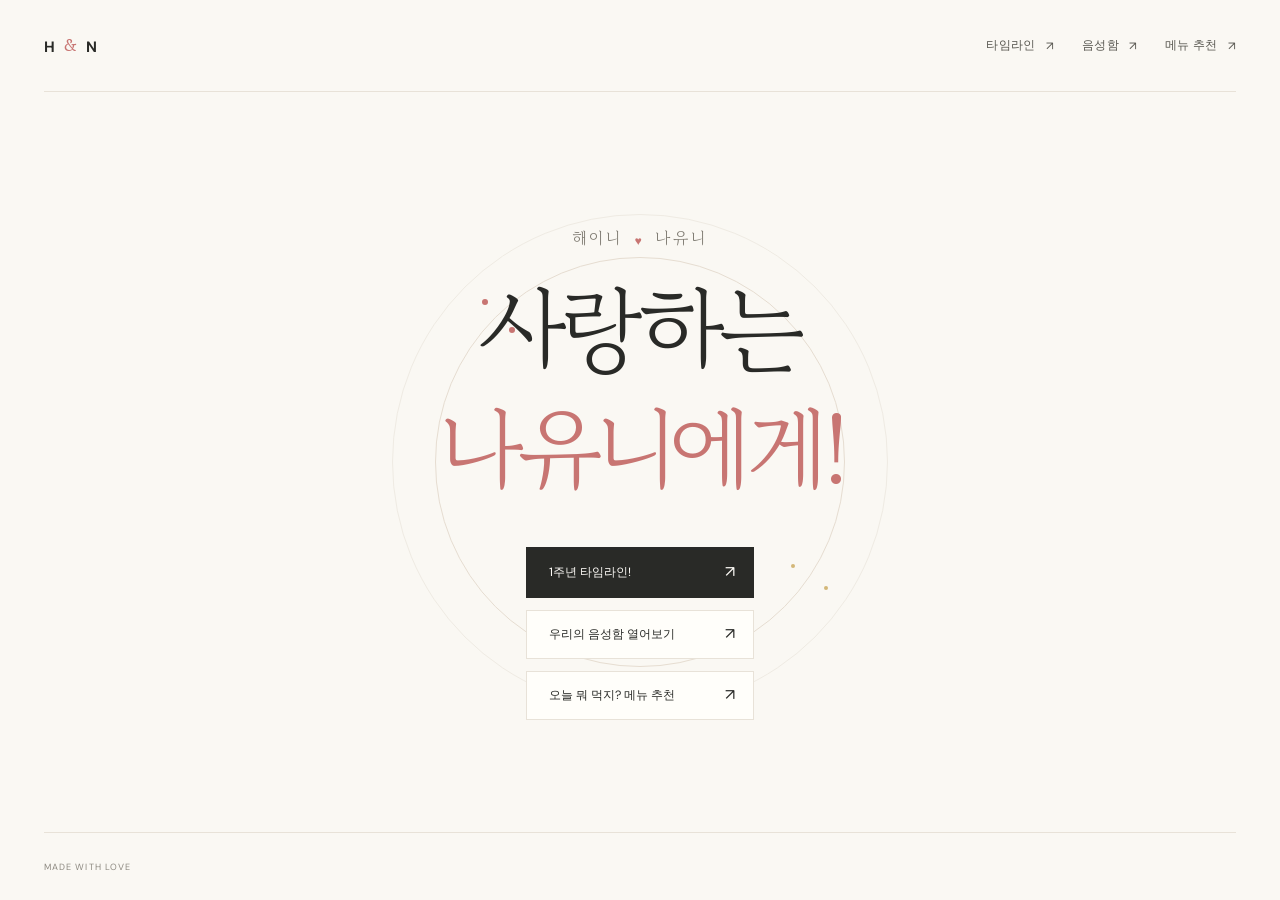
<file: index.html>
<!doctype html>
<html lang="ko">
  <head>
    <meta charset="utf-8">
    <meta name="viewport" content="width=device-width, initial-scale=1">
    <meta name="theme-color" content="#faf8f3">
    <meta name="description" content="해이니가 나유니에게 보내는 1주년 선물.">
    <title>사랑하는 나유니에게!</title>
    <link rel="stylesheet" href="styles.css">
  </head>
  <body class="home-page">
    <header class="site-header">
      <a class="wordmark" href="index.html" aria-label="홈">H <span>&</span> N</a>
      <nav class="header-nav" aria-label="페이지">
        <a class="header-link" href="timeline.html">타임라인 <span aria-hidden="true">↗</span></a>
        <a class="header-link" href="voicemail.html">음성함 <span aria-hidden="true">↗</span></a>
        <a class="header-link" href="menu.html">메뉴 추천 <span aria-hidden="true">↗</span></a>
      </nav>
    </header>

    <main class="home-hero">
      <div class="hero-orbit hero-orbit-one" aria-hidden="true"></div>
      <div class="hero-orbit hero-orbit-two" aria-hidden="true"></div>
      <p class="hero-kicker">해이니 <span aria-hidden="true">♥</span> 나유니</p>
      <h1>사랑하는<br><span>나유니에게!</span></h1>
      <a class="primary-link" href="timeline.html">
        <span>1주년 타임라인!</span>
        <span class="link-arrow" aria-hidden="true">↗</span>
      </a>
      <a class="secondary-link" href="voicemail.html">
        <span>우리의 음성함 열어보기</span>
        <span class="link-arrow" aria-hidden="true">↗</span>
      </a>
      <a class="secondary-link" href="menu.html">
        <span>오늘 뭐 먹지? 메뉴 추천</span>
        <span class="link-arrow" aria-hidden="true">↗</span>
      </a>
    </main>

    <footer class="home-footer">
      <span>MADE WITH LOVE</span>
    </footer>
  </body>
</html>
</file>
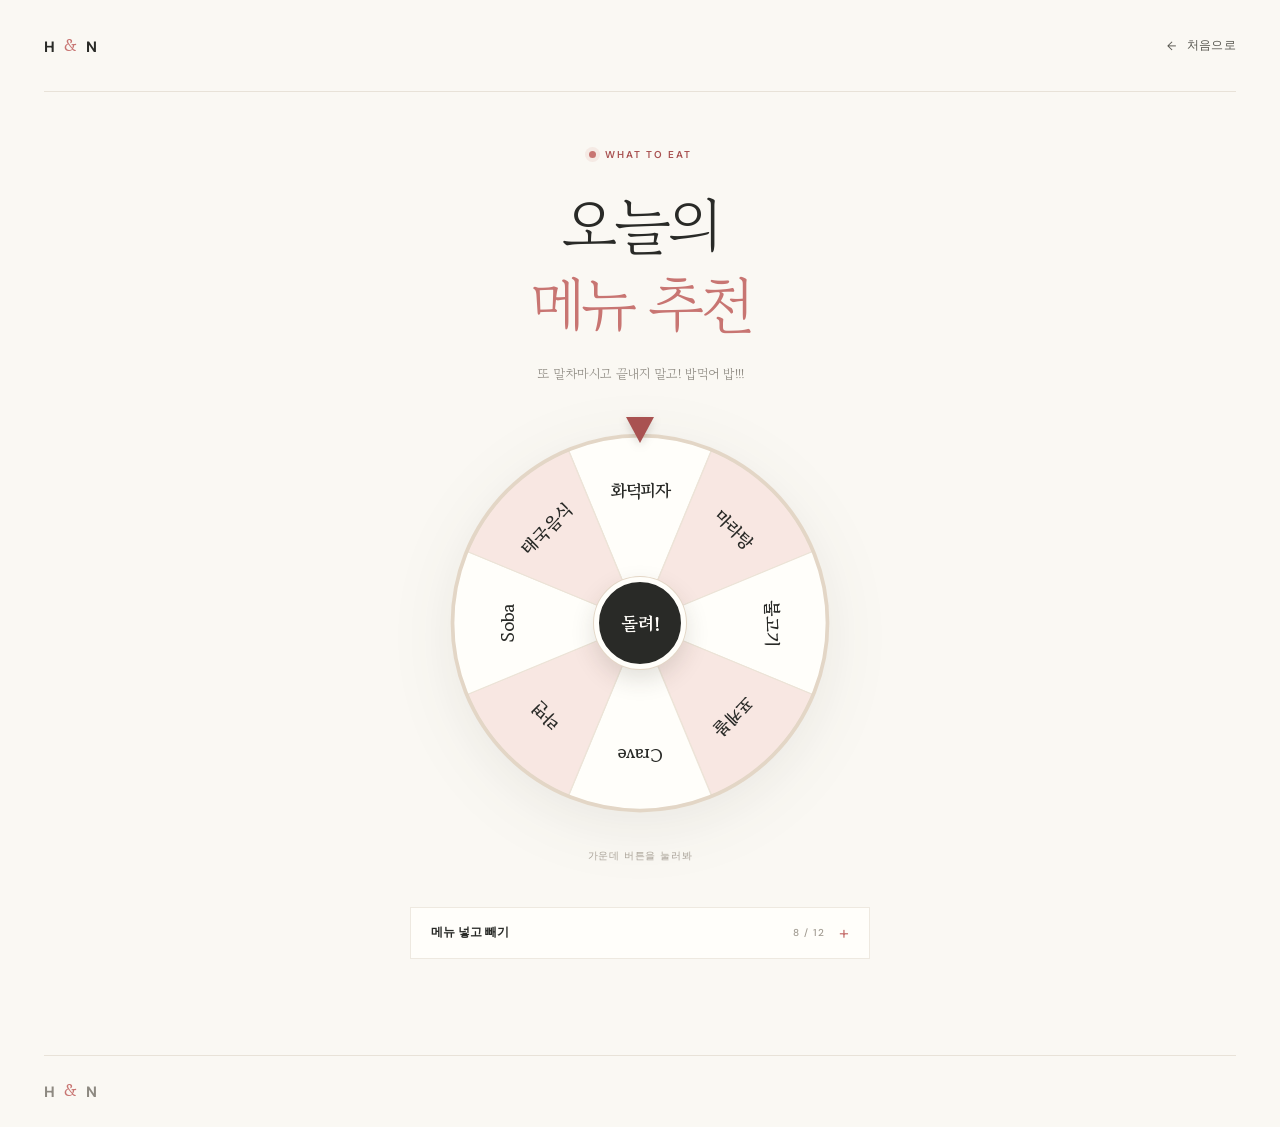
<file: menu.html>
<!doctype html>
<html lang="ko">
  <head>
    <meta charset="utf-8">
    <meta name="viewport" content="width=device-width, initial-scale=1">
    <meta name="theme-color" content="#faf8f3">
    <meta name="description" content="오늘 뭐 먹을지 고민될 때 돌려 보는 메뉴 룰렛.">
    <title>오늘의 메뉴 추천</title>
    <link rel="stylesheet" href="styles.css">
  </head>
  <body class="menu-page">
    <header class="site-header">
      <a class="wordmark" href="index.html" aria-label="홈">H <span>&</span> N</a>
      <a class="header-link" href="index.html"><span aria-hidden="true">←</span> 처음으로</a>
    </header>

    <main>
      <section class="timeline-intro menu-intro" aria-labelledby="menu-title">
        <p class="eyebrow"><span class="eyebrow-dot" aria-hidden="true"></span> WHAT TO EAT</p>
        <h1 id="menu-title">오늘의<br><span>메뉴 추천</span></h1>
        <p class="menu-note">또 말차마시고 끝내지 말고! 밥먹어 밥!!!</p>
      </section>

      <section class="roulette" aria-label="메뉴 룰렛">
        <div class="roulette-stage">
          <span class="roulette-pointer" aria-hidden="true"></span>
          <svg class="roulette-wheel" viewBox="-160 -160 320 320" aria-hidden="true" data-wheel></svg>
          <button class="roulette-spin" type="button" data-spin>돌려!</button>
        </div>
        <p class="roulette-hint">가운데 버튼을 눌러봐</p>

        <details class="menu-editor">
          <summary>메뉴 넣고 빼기 <span class="menu-count" data-count></span></summary>
          <ul class="menu-items" data-items></ul>
          <form class="menu-add" data-add-form>
            <input name="label" maxlength="10" placeholder="메뉴 (예: 떡볶이)" aria-label="룰렛에 적을 메뉴 이름" required>
            <input name="text" maxlength="40" placeholder="한마디 (안 적어도 돼)" aria-label="결과에 보여줄 한마디">
            <button type="submit">넣기</button>
          </form>
          <p class="menu-editor-message" aria-live="polite" data-message></p>
          <div class="menu-editor-foot">
            <button type="button" data-reset>처음 메뉴로 되돌리기</button>
          </div>
        </details>
      </section>
    </main>

    <footer class="timeline-footer">
      <a class="wordmark" href="index.html">H <span>&</span> N</a>
    </footer>

    <div class="reveal" role="dialog" aria-modal="true" aria-labelledby="reveal-title" hidden data-reveal>
      <div class="reveal-confetti" aria-hidden="true" data-confetti></div>
      <div class="reveal-card">
        <p class="reveal-text" id="reveal-title" data-result></p>
        <div class="reveal-actions">
          <button class="primary-link" type="button" data-again>
            <span>한 번 더 돌리기</span>
            <span class="link-arrow" aria-hidden="true">↻</span>
          </button>
          <button class="secondary-link" type="button" data-close>
            <span>좋아, 이걸로!</span>
            <span class="link-arrow" aria-hidden="true">♥</span>
          </button>
        </div>
      </div>
    </div>

    <script>
      const defaultMenus = [
        { label: "화덕피자", text: "Ocean View에서 화덕피자!" },
        { label: "마라탕", text: "마라탕 배달 시켜먹기~" },
        { label: "불고기", text: "K-Central가서 불고기 어때?" },
        { label: "포케볼", text: "오늘은 Makai에서 포케볼이 딱이다! (ㅇㅈㅇㅈ)" },
        { label: "Crave", text: "건강하게 이번엔 Crave가자!" },
        { label: "라면", text: "귀찮은데…오늘은 집에서 라면이닷!" },
        { label: "Soba", text: "찾아보니 Noodles의 Soba Shrimp가 그렇게 맛있대!" },
        { label: "태국음식", text: "태국음식은 어떤가용 울 공쥬님? ㅎㅎ" },
      ];
      const STORAGE_KEY = "menu-roulette";
      const MIN_MENUS = 2;
      const MAX_MENUS = 12;

      const wheel = document.querySelector("[data-wheel]");
      const spinButton = document.querySelector("[data-spin]");
      const reveal = document.querySelector("[data-reveal]");
      const result = document.querySelector("[data-result]");
      const confetti = document.querySelector("[data-confetti]");
      const itemList = document.querySelector("[data-items]");
      const addForm = document.querySelector("[data-add-form]");
      const count = document.querySelector("[data-count]");
      const message = document.querySelector("[data-message]");
      const reduceMotion = matchMedia("(prefers-reduced-motion: reduce)");
      const SVG_NS = "http://www.w3.org/2000/svg";

      function loadMenus() {
        try {
          const saved = JSON.parse(localStorage.getItem(STORAGE_KEY));
          if (Array.isArray(saved) && saved.length >= MIN_MENUS) return saved;
        } catch {}
        return defaultMenus.map((menu) => ({ ...menu }));
      }

      function saveMenus() {
        try {
          localStorage.setItem(STORAGE_KEY, JSON.stringify(menus));
        } catch {}
      }

      let menus = loadMenus();
      let rotation = 0;
      let last = -1;
      let spinning = false;

      // Draw the wheel: slice i is centred at i * slice degrees, clockwise from the top.
      // Built with DOM nodes (not innerHTML) because menu names can be typed in by hand.
      const radius = 150;
      const point = (deg, r) => {
        const rad = (deg - 90) * (Math.PI / 180);
        return `${(r * Math.cos(rad)).toFixed(2)} ${(r * Math.sin(rad)).toFixed(2)}`;
      };

      function drawWheel() {
        const slice = 360 / menus.length;
        wheel.replaceChildren();
        menus.forEach((menu, i) => {
          const start = i * slice - slice / 2;
          const end = start + slice;
          // With an odd count the last slice would match the first, so give it a third colour.
          const tone = menus.length % 2 === 1 && i === menus.length - 1 ? 2 : i % 2;

          const path = document.createElementNS(SVG_NS, "path");
          path.setAttribute("class", `slice slice-${tone}`);
          path.setAttribute("d", `M0 0 L${point(start, radius)} A${radius} ${radius} 0 0 1 ${point(end, radius)} Z`);

          const label = document.createElementNS(SVG_NS, "text");
          label.setAttribute("class", "slice-label");
          label.setAttribute("transform", `rotate(${i * slice}) translate(0 -104)`);
          label.style.fontSize = `${menus.length > 8 ? 12 : 14}px`;
          label.textContent = menu.label.length > 6 ? `${menu.label.slice(0, 5)}…` : menu.label;

          wheel.append(path, label);
        });
        const rim = document.createElementNS(SVG_NS, "circle");
        rim.setAttribute("class", "wheel-rim");
        rim.setAttribute("r", radius);
        wheel.append(rim);
      }

      function renderEditor() {
        count.textContent = `${menus.length} / ${MAX_MENUS}`;
        itemList.replaceChildren(...menus.map((menu, i) => {
          const item = document.createElement("li");
          const copy = document.createElement("div");
          const name = document.createElement("strong");
          const text = document.createElement("span");
          const remove = document.createElement("button");
          name.textContent = menu.label;
          text.textContent = menu.text;
          remove.type = "button";
          remove.textContent = "×";
          remove.setAttribute("aria-label", `${menu.label} 빼기`);
          remove.disabled = menus.length <= MIN_MENUS;
          remove.addEventListener("click", () => removeMenu(i));
          copy.append(name, text);
          item.append(copy, remove);
          return item;
        }));
        addForm.querySelector("button").disabled = menus.length >= MAX_MENUS;
      }

      function update(note) {
        last = -1;
        saveMenus();
        drawWheel();
        renderEditor();
        message.textContent = note;
      }

      function removeMenu(i) {
        if (spinning || menus.length <= MIN_MENUS) return;
        const [removed] = menus.splice(i, 1);
        update(`'${removed.label}' 뺐어!`);
      }

      addForm.addEventListener("submit", (event) => {
        event.preventDefault();
        if (spinning) return;
        if (menus.length >= MAX_MENUS) {
          message.textContent = `메뉴는 ${MAX_MENUS}개까지 넣을 수 있어.`;
          return;
        }
        const label = addForm.label.value.trim();
        const text = addForm.text.value.trim() || `오늘은 ${label}!`;
        if (!label) return;
        menus.push({ label, text });
        addForm.reset();
        update(`'${label}' 넣었어!`);
        addForm.label.focus();
      });

      document.querySelector("[data-reset]").addEventListener("click", () => {
        if (spinning) return;
        menus = defaultMenus.map((menu) => ({ ...menu }));
        update("처음 메뉴로 되돌렸어.");
      });

      function spin() {
        if (spinning) return;
        spinning = true;
        spinButton.disabled = true;
        closeReveal(false);

        // Pick a different menu from last time so it never feels stuck.
        let pick;
        do pick = Math.floor(Math.random() * menus.length);
        while (pick === last && menus.length > 1);
        last = pick;
        const chosen = menus[pick];

        const slice = 360 / menus.length;
        const jitter = (Math.random() - 0.5) * slice * 0.6;
        const target = (360 - pick * slice + jitter + 360) % 360;
        const duration = reduceMotion.matches ? 0 : 4600;
        rotation = rotation - (rotation % 360) + 360 * 6 + target;
        wheel.style.transitionDuration = `${duration}ms`;
        wheel.style.transform = `rotate(${rotation}deg)`;

        setTimeout(() => {
          spinning = false;
          spinButton.disabled = false;
          openReveal(chosen.text);
        }, duration + 150);
      }

      function burst() {
        const colors = ["#c87572", "#d3b778", "#e8b4ab", "#a95251", "#efd9a6"];
        confetti.innerHTML = Array.from({ length: 36 }, (_, i) => {
          const angle = (i / 36) * Math.PI * 2 + Math.random() * 0.3;
          const distance = 140 + Math.random() * 160;
          const style = [
            `--x:${(Math.cos(angle) * distance).toFixed(0)}px`,
            `--y:${(Math.sin(angle) * distance).toFixed(0)}px`,
            `--r:${Math.floor(Math.random() * 540)}deg`,
            `--d:${Math.floor(Math.random() * 120)}ms`,
            `background:${colors[i % colors.length]}`,
          ].join(";");
          return `<i style="${style}"></i>`;
        }).join("");
      }

      function openReveal(text) {
        result.textContent = text;
        burst();
        reveal.hidden = false;
        // Restart the entrance animation each time.
        reveal.classList.remove("is-open");
        void reveal.offsetWidth;
        reveal.classList.add("is-open");
        reveal.querySelector("[data-close]").focus();
      }

      function closeReveal(restoreFocus = true) {
        if (reveal.hidden) return;
        reveal.hidden = true;
        reveal.classList.remove("is-open");
        if (restoreFocus) spinButton.focus();
      }

      spinButton.addEventListener("click", spin);
      document.querySelector("[data-again]").addEventListener("click", spin);
      document.querySelector("[data-close]").addEventListener("click", () => closeReveal());
      reveal.addEventListener("click", (event) => {
        if (event.target === reveal) closeReveal();
      });
      addEventListener("keydown", (event) => {
        if (event.key === "Escape") closeReveal();
      });

      drawWheel();
      renderEditor();
    </script>
  </body>
</html>
</file>
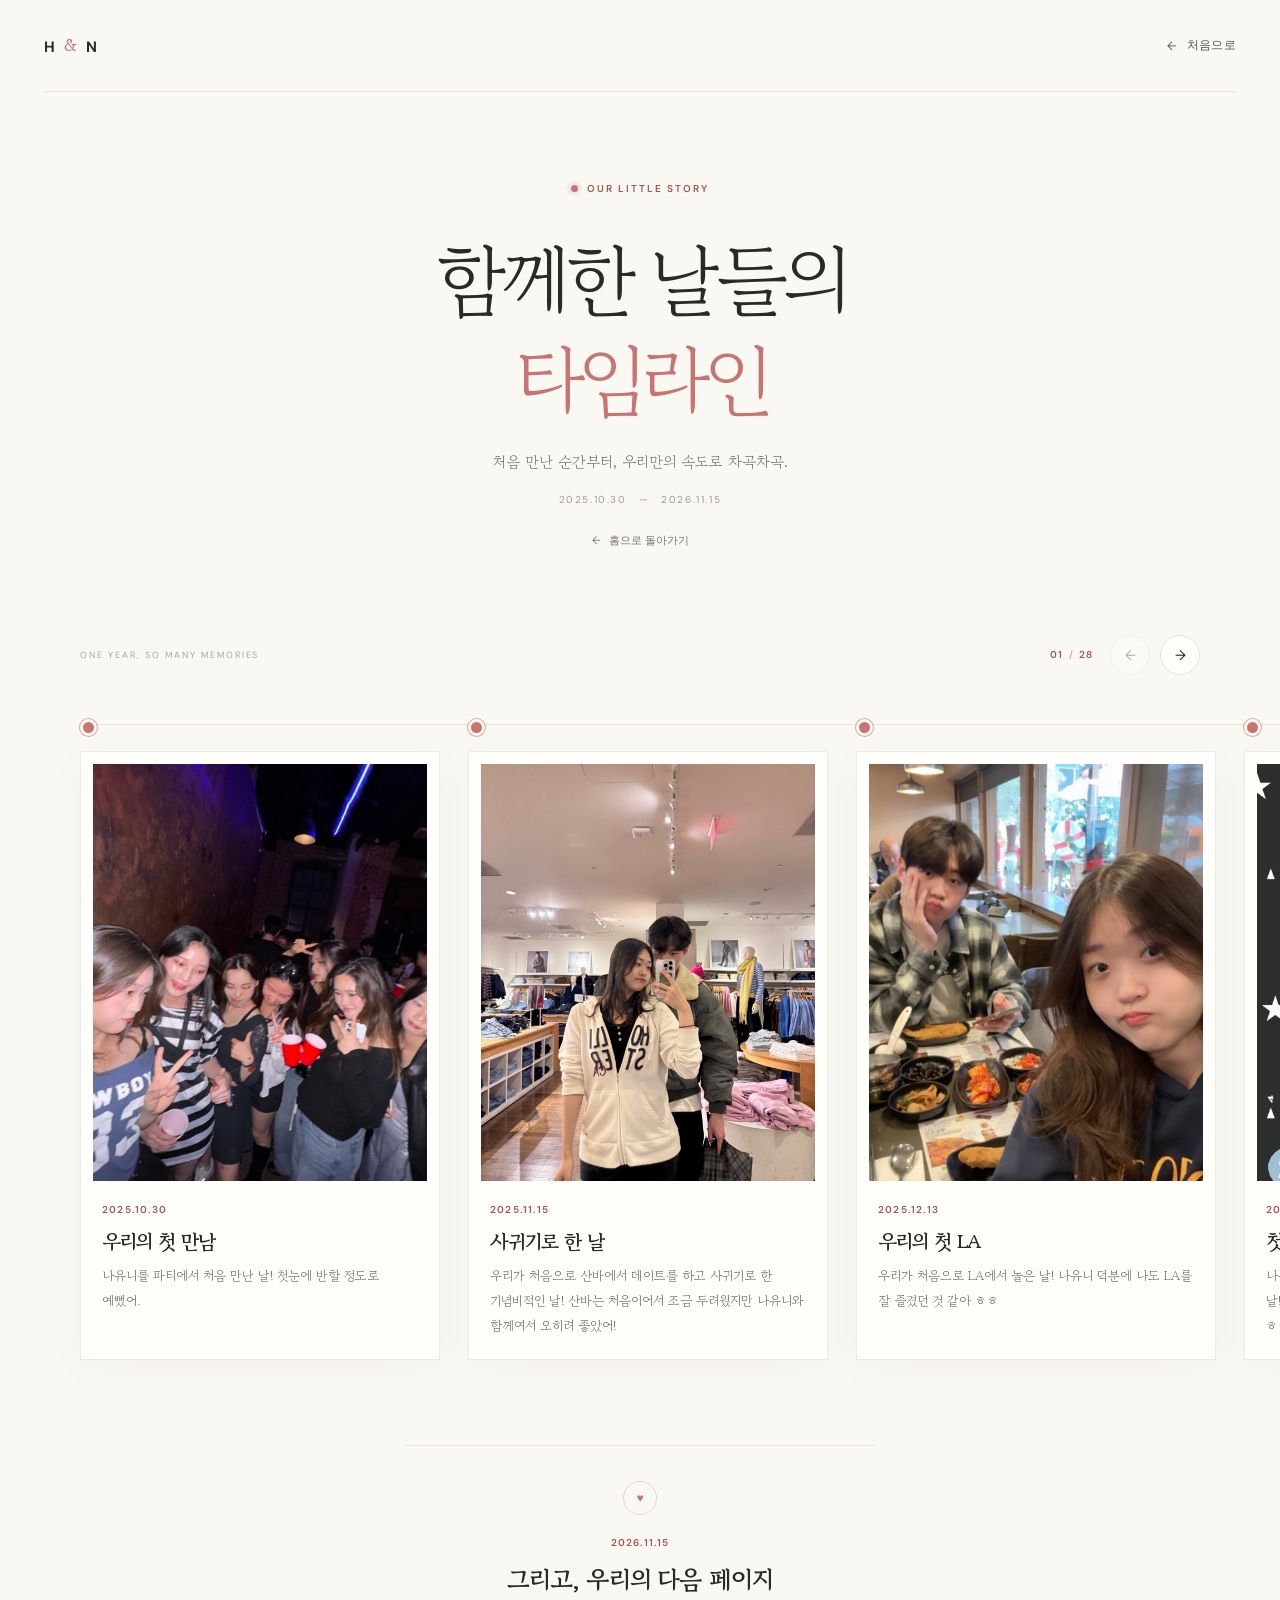
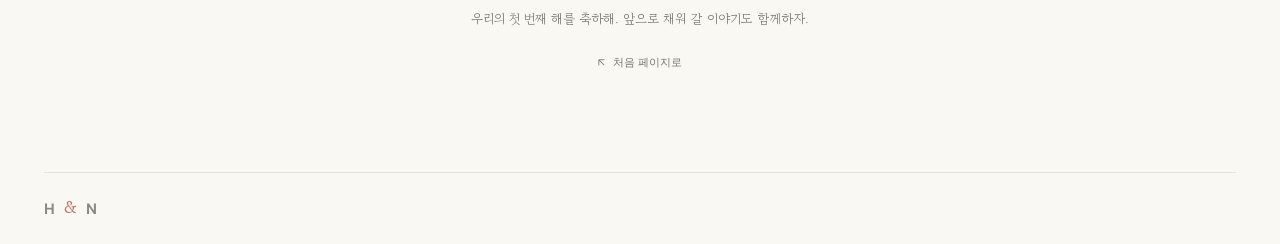
<file: timeline.html>
<!doctype html>
<html lang="ko">
  <head>
    <meta charset="utf-8">
    <meta name="viewport" content="width=device-width, initial-scale=1">
    <meta name="theme-color" content="#faf8f3">
    <meta name="description" content="2025년 10월부터 2026년 11월까지, 함께한 스물일곱 장면.">
    <title>우리의 타임라인</title>
    <link rel="stylesheet" href="styles.css">
  </head>
  <body class="timeline-page">
    <header class="site-header">
      <a class="wordmark" href="index.html" aria-label="홈">H <span>&</span> N</a>
      <a class="header-link" href="index.html"><span aria-hidden="true">←</span> 처음으로</a>
    </header>

    <main>
      <section class="timeline-intro" aria-labelledby="timeline-title">
        <p class="eyebrow"><span class="eyebrow-dot" aria-hidden="true"></span> OUR LITTLE STORY</p>
        <h1 id="timeline-title">함께한 날들의<br><span>타임라인</span></h1>
        <p class="timeline-subtitle">처음 만난 순간부터, 우리만의 속도로 차곡차곡.</p>
        <p class="timeline-range"><time datetime="2025-10-30">2025.10.30</time><span aria-hidden="true">—</span><time datetime="2026-11-15">2026.11.15</time></p>
        <a class="back-link" href="index.html"><span aria-hidden="true">←</span> 홈으로 돌아가기</a>
      </section>

      <section class="memories" aria-label="우리의 추억 27가지와 편지">
        <div class="timeline-head">
          <p class="timeline-label">ONE YEAR, SO MANY MEMORIES</p>
          <div class="timeline-controls">
            <span class="timeline-count" aria-live="polite"><span data-current>01</span> / <span data-total>28</span></span>
            <button class="timeline-button" type="button" data-step="-1" aria-label="이전 추억" disabled>←</button>
            <button class="timeline-button" type="button" data-step="1" aria-label="다음 추억">→</button>
          </div>
        </div>
        <ol class="timeline" tabindex="0" aria-label="추억 타임라인, 옆으로 넘겨 보세요">
          <li class="timeline-item">
            <article class="memory-card">
              <a class="memory-photo" href="assets/photos/2025-10-30.jpg" target="_blank" rel="noreferrer">
                <img src="assets/photos/2025-10-30.jpg" alt="파티에서 나유니를 처음 만난 날" width="1600" height="1200" fetchpriority="high">
              </a>
              <div class="memory-copy">
                <time class="memory-date" datetime="2025-10-30">2025.10.30</time>
                <h2>우리의 첫 만남</h2>
                <p>나유니를 파티에서 처음 만난 날! 첫눈에 반할 정도로 예뻤어.</p>
              </div>
            </article>
          </li>
          <li class="timeline-item">
            <article class="memory-card">
              <a class="memory-photo" href="assets/photos/2025-11-15.jpg" target="_blank" rel="noreferrer">
                <img src="assets/photos/2025-11-15.jpg" alt="산바에서 처음 데이트한 날" width="1600" height="1200" loading="lazy">
              </a>
              <div class="memory-copy">
                <time class="memory-date" datetime="2025-11-15">2025.11.15</time>
                <h2>사귀기로 한 날</h2>
                <p>우리가 처음으로 산바에서 데이트를 하고 사귀기로 한 기념비적인 날! 산바는 처음이어서 조금 두려웠지만 나유니와 함께여서 오히려 좋았어!</p>
              </div>
            </article>
          </li>
          <li class="timeline-item">
            <article class="memory-card">
              <a class="memory-photo" href="assets/photos/2025-12-13.jpg" target="_blank" rel="noreferrer">
                <img src="assets/photos/2025-12-13.jpg" alt="나유니와 함께한 첫 LA 나들이" width="1600" height="1200" loading="lazy">
              </a>
              <div class="memory-copy">
                <time class="memory-date" datetime="2025-12-13">2025.12.13</time>
                <h2>우리의 첫 LA</h2>
                <p>우리가 처음으로 LA에서 놀은 날! 나유니 덕분에 나도 LA를 잘 즐겼던 것 같아 ㅎㅎ</p>
              </div>
            </article>
          </li>
          <li class="timeline-item">
            <article class="memory-card">
              <a class="memory-photo" href="assets/photos/2025-12-24.jpg" target="_blank" rel="noreferrer">
                <img src="assets/photos/2025-12-24.jpg" alt="나유니가 샌프란시스코에 놀러온 날" width="1600" height="1200" loading="lazy">
              </a>
              <div class="memory-copy">
                <time class="memory-date" datetime="2025-12-24">2025.12.24</time>
                <h2>첫 드라이브</h2>
                <p>나유니가 샌프란에 놀러오구, 내가 처음으로 운전도 해준 날! 운전할 때 나유니가 옆에서 자던 게 그렇게 귀엽더라구 ㅎㅎ</p>
              </div>
            </article>
          </li>
          <li class="timeline-item">
            <article class="memory-card">
              <a class="memory-photo" href="assets/photos/2026-01-01.jpg" target="_blank" rel="noreferrer">
                <img src="assets/photos/2026-01-01.jpg" alt="나유니에게 처음으로 꽃을 선물한 날" width="1600" height="1200" loading="lazy">
              </a>
              <div class="memory-copy">
                <time class="memory-date" datetime="2026-01-01">2026.01.01</time>
                <h2>새해 첫 꽃</h2>
                <p>해이니가 처음으로 나유니에게 꽃을 선물한 날! 처음을 배달로 줘서 조금 아쉬웠지만 그래도 좋아해줘서 너무 기분 좋았어!</p>
              </div>
            </article>
          </li>
          <li class="timeline-item">
            <article class="memory-card">
              <a class="memory-photo" href="assets/photos/2026-01-17.jpg" target="_blank" rel="noreferrer">
                <img src="assets/photos/2026-01-17.jpg" alt="두 번째 LA 여행" width="1600" height="1200" loading="lazy">
              </a>
              <div class="memory-copy">
                <time class="memory-date" datetime="2026-01-17">2026.01.17</time>
                <h2>두 번째 LA 탐방</h2>
                <p>우리의 두 번째 LA 탐방! 우리 이때 잠은 잘 못 잤지만 ㅎㅎ 그래도 행복했어!</p>
              </div>
            </article>
          </li>
          <li class="timeline-item">
            <article class="memory-card">
              <a class="memory-photo" href="assets/photos/2026-01-24.jpg" target="_blank" rel="noreferrer">
                <img src="assets/photos/2026-01-24.jpg" alt="처음으로 함께 카페에서 공부한 날" width="1600" height="1200" loading="lazy">
              </a>
              <div class="memory-copy">
                <time class="memory-date" datetime="2026-01-24">2026.01.24</time>
                <h2>첫 카공 데이트</h2>
                <p>우리의 첫 카공 데이트 ㅎㅎ 이때부터 우리가 카공을 자주 한 것 같아.</p>
              </div>
            </article>
          </li>
          <li class="timeline-item">
            <article class="memory-card">
              <a class="memory-photo" href="assets/photos/2026-02-07.jpg" target="_blank" rel="noreferrer">
                <img src="assets/photos/2026-02-07.jpg" alt="서로의 콧구멍을 처음 느낀 날" width="1600" height="1200" loading="lazy">
              </a>
              <div class="memory-copy">
                <time class="memory-date" datetime="2026-02-07">2026.02.07</time>
                <h2>콧구멍 첫 경험 ㅋ</h2>
                <p>해뚱이가 처음으로!! 나뚱이의 콧구멍을 느낀 날 ㅋ 따뜻해서 기분이 좋더라구 ㅎ</p>
              </div>
            </article>
          </li>
          <li class="timeline-item">
            <article class="memory-card">
              <a class="memory-photo" href="assets/photos/2026-02-15.jpg" target="_blank" rel="noreferrer">
                <img src="assets/photos/2026-02-15.jpg" alt="스누피 인형과 초콜릿을 선물한 발렌타인데이 데이트" width="1600" height="1200" loading="lazy">
              </a>
              <div class="memory-copy">
                <time class="memory-date" datetime="2026-02-15">2026.02.15</time>
                <h2>하루 늦은 발렌타인</h2>
                <p>하루 늦은 발렌타인데이 데이트! 내가 사준 스누피 인형, 초콜릿을 보고 기분 좋아하던 게 아직도 기억에 남아 ㅎㅎ</p>
              </div>
            </article>
          </li>
          <li class="timeline-item">
            <article class="memory-card">
              <a class="memory-photo" href="assets/photos/2026-03-09.jpg" target="_blank" rel="noreferrer">
                <img src="assets/photos/2026-03-09.jpg" alt="킨에서 말차와 호지차를 마신 날" width="1600" height="1200" loading="lazy">
              </a>
              <div class="memory-copy">
                <time class="memory-date" datetime="2026-03-09">2026.03.09</time>
                <h2>첫 킨 탐방</h2>
                <p>해뚱이의 첫 킨 탐방기! 여기서 먹었던 말차와 호지차! 진짜 맛있어떠요!!!</p>
              </div>
            </article>
          </li>
          <li class="timeline-item">
            <article class="memory-card">
              <a class="memory-photo" href="assets/photos/2026-03-20.jpg" target="_blank" rel="noreferrer">
                <img src="assets/photos/2026-03-20.jpg" alt="함께 곱창과 막국수를 먹은 날" width="1600" height="1200" loading="lazy">
              </a>
              <div class="memory-copy">
                <time class="memory-date" datetime="2026-03-20">2026.03.20</time>
                <h2>곱창으로 스트레스 풀기</h2>
                <p>나유니 곱창으로 스트레스 쫙 푼 날 ㅋ 이때 막국수 잘 먹는 게 얼마나 이쁘던지 히히</p>
              </div>
            </article>
          </li>
          <li class="timeline-item">
            <article class="memory-card">
              <a class="memory-photo" href="assets/photos/2026-04-13.jpg" target="_blank" rel="noreferrer">
                <img src="assets/photos/2026-04-13.jpg" alt="버스가 끊겨 나유니 집에서 자고 간 날" width="1600" height="1200" loading="lazy">
              </a>
              <div class="memory-copy">
                <time class="memory-date" datetime="2026-04-13">2026.04.13</time>
                <h2>뜻밖의 하룻밤</h2>
                <p>해뚱이 버스 끊겨서 나유니 집에서 자고 간 날! ㅎㅎ 버스 끊겼을 때는 멘붕이었는데, 지금 보면 오히려 잘된 일이었어 ㅋㅋㅋ</p>
              </div>
            </article>
          </li>
          <li class="timeline-item">
            <article class="memory-card">
              <a class="memory-photo" href="assets/photos/2026-04-24.jpg" target="_blank" rel="noreferrer">
                <img src="assets/photos/2026-04-24.jpg" alt="깔라마리를 맛있게 먹은 데이트" width="1600" height="1200" loading="lazy">
              </a>
              <div class="memory-copy">
                <time class="memory-date" datetime="2026-04-24">2026.04.24</time>
                <h2>깔라마리 먹고 행복한 날</h2>
                <p>나유니 깔라마리 먹고 기분 좋아진 날! 이때 다른 것도 맛있었지만 나도 깔라마리가 제일 맛있더라구 ㅎ</p>
              </div>
            </article>
          </li>
          <li class="timeline-item">
            <article class="memory-card">
              <a class="memory-photo" href="assets/photos/2026-05-16.jpg" target="_blank" rel="noreferrer">
                <img src="assets/photos/2026-05-16.jpg" alt="함께한 마지막 LA 데이트" width="1600" height="1200" loading="lazy">
              </a>
              <div class="memory-copy">
                <time class="memory-date" datetime="2026-05-16">2026.05.16</time>
                <h2>마지막 LA 데이트</h2>
                <p>우리의 마지막 LA 데이트 ㅜㅜ (분명 2년 뒤엔 다시 여기서 데이트를 하고 있을 거야!) 헤어질 때는 조금 서운했지만 그래도 한국이 있으니깐!</p>
              </div>
            </article>
          </li>
          <li class="timeline-item">
            <article class="memory-card">
              <a class="memory-photo" href="assets/photos/2026-06-16.jpg" target="_blank" rel="noreferrer">
                <img src="assets/photos/2026-06-16.jpg" alt="한국에서 처음으로 데이트한 날" width="1600" height="1200" loading="lazy">
              </a>
              <div class="memory-copy">
                <time class="memory-date" datetime="2026-06-16">2026.06.16</time>
                <h2>한국에서 첫 데이트</h2>
                <p>우리의 첫 한국 데이트!! 확실히 데이트는 한국에서 하는 게 제일 베스트인 것 같더라구! 너무 재미있었어!</p>
              </div>
            </article>
          </li>
          <li class="timeline-item">
            <article class="memory-card">
              <a class="memory-photo" href="assets/photos/2026-07-01.jpg" target="_blank" rel="noreferrer">
                <img src="assets/photos/2026-07-01.jpg" alt="처음으로 함께 이태원에서 데이트한 날" width="1600" height="1200" loading="lazy">
              </a>
              <div class="memory-copy">
                <time class="memory-date" datetime="2026-07-01">2026.07.01</time>
                <h2>첫 이태원 데이트</h2>
                <p>우리의 첫 이태원 데이트! 날씨가 조금만 더 좋았으면 괜찮았을 텐데! 그래도 재밌었져 ㅎㅎ</p>
              </div>
            </article>
          </li>
          <li class="timeline-item">
            <article class="memory-card">
              <a class="memory-photo" href="assets/photos/2026-07-18.jpg" target="_blank" rel="noreferrer">
                <img src="assets/photos/2026-07-18.jpg" alt="항공 뷰 사진을 찍고 꽃을 선물한 날" width="1600" height="1200" loading="lazy">
              </a>
              <div class="memory-copy">
                <time class="memory-date" datetime="2026-07-18">2026.07.18</time>
                <h2>꽃과 항공 뷰 사진</h2>
                <p>우리가 처음으로 항공 뷰로 사진 찍고, 나유니 꽃 받고 기분 좋았던 날! 나유니 일 열심히 해서 꽃 준 날, 나유니가 기분 좋아하던 게 나도 기억에 남넹 ㅎ</p>
              </div>
            </article>
          </li>
          <li class="timeline-item">
            <article class="memory-card">
              <a class="memory-photo" href="assets/photos/2026-07-23.jpg" target="_blank" rel="noreferrer">
                <img src="assets/photos/2026-07-23.jpg" alt="망고 케이크와 함께 보낸 해이니의 생일" width="1600" height="1200" loading="lazy">
              </a>
              <div class="memory-copy">
                <time class="memory-date" datetime="2026-07-23">2026.07.23</time>
                <h2>잊지 못할 생일 케이크</h2>
                <p>해뚱이의 생일을 나유니가 기분 좋은 기억으로 남게 해준 날! 저 망고 케이크!!! 아직도 아른거려요… 너무 맛있어또요!</p>
              </div>
            </article>
          </li>
          <li class="timeline-item">
            <article class="memory-card">
              <a class="memory-photo" href="assets/photos/2026-07-26.jpg" target="_blank" rel="noreferrer">
                <img src="assets/photos/2026-07-26.jpg" alt="우리의 기념비적인 커플링을 맞춘 날" width="1600" height="1200" loading="lazy">
              </a>
              <div class="memory-copy">
                <time class="memory-date" datetime="2026-07-26">2026.07.26</time>
                <h2>우리의 첫 커플링</h2>
                <p>우리의 기념비적인 커플링이 탄생한 날!! 이 커플링은 우리 결혼할 때까지 끼고 싶을 정도로 큰 맘에 들었저요 ㅎ</p>
              </div>
            </article>
          </li>
          <li class="timeline-item">
            <article class="memory-card">
              <a class="memory-photo" href="assets/photos/2026-08-12.jpg" target="_blank" rel="noreferrer">
                <img src="assets/photos/2026-08-12.jpg" alt="나유니와 함께한 첫 제주도 여행" width="1600" height="1200" loading="lazy">
              </a>
              <div class="memory-copy">
                <time class="memory-date" datetime="2026-08-12">2026.08.12</time>
                <h2>첫 제주도 데이트</h2>
                <p>우리의 첫 제주도 데이트!! 내 인생 첫 제주도를 이렇게 뜻깊은 사람이랑 함께할 수 있어서 너무 행운이었어!</p>
              </div>
            </article>
          </li>
          <li class="timeline-item">
            <article class="memory-card">
              <a class="memory-photo" href="assets/photos/2026-08-15.jpg" target="_blank" rel="noreferrer">
                <img src="assets/photos/2026-08-15.jpg" alt="한국에서도 카페에서 함께 공부한 날" width="1600" height="1200" loading="lazy">
              </a>
              <div class="memory-copy">
                <time class="memory-date" datetime="2026-08-15">2026.08.15</time>
                <h2>한국에서도 카공</h2>
                <p>한국에서도 카공은 포기 못 해! 너무 놀기만 하면 안 돼서 했던 공부 ㅋㅋㅋ</p>
              </div>
            </article>
          </li>
          <li class="timeline-item">
            <article class="memory-card">
              <a class="memory-photo" href="assets/photos/2026-08-24.jpg" target="_blank" rel="noreferrer">
                <img src="assets/photos/2026-08-24.jpg" alt="처음으로 함께 파인 다이닝을 즐긴 날" width="1600" height="1200" loading="lazy">
              </a>
              <div class="memory-copy">
                <time class="memory-date" datetime="2026-08-24">2026.08.24</time>
                <h2>우리의 첫 파인 다이닝</h2>
                <p>우리가 처음으로 같이 파인 다이닝을 먹었던 날! 나유니도 좋아해서 나도 기분이 좋았어 ㅎㅎ</p>
              </div>
            </article>
          </li>
          <li class="timeline-item">
            <article class="memory-card">
              <a class="memory-photo" href="assets/photos/2026-09-04.jpg" target="_blank" rel="noreferrer">
                <img src="assets/photos/2026-09-04.jpg" alt="날씨 좋은 날 조금 힙하게 보낸 데이트" width="1600" height="1200" loading="lazy">
              </a>
              <div class="memory-copy">
                <time class="memory-date" datetime="2026-09-04">2026.09.04</time>
                <h2>조금 힙하게 데이트</h2>
                <p>우리가 조금 힙하게 데이트했던 날!! 이 날 날씨도 좋고 해서 잘 놀았던 것 같아!</p>
              </div>
            </article>
          </li>
          <li class="timeline-item">
            <article class="memory-card">
              <a class="memory-photo" href="assets/photos/2026-09-07.jpg" target="_blank" rel="noreferrer">
                <img src="assets/photos/2026-09-07.jpg" alt="둘의 인생네컷 사진으로 만든 키링" width="1600" height="1200" loading="lazy">
              </a>
              <div class="memory-copy">
                <time class="memory-date" datetime="2026-09-07">2026.09.07</time>
                <h2>인생네컷 키링</h2>
                <p>우리의 이쁜 인생네컷 키링이 등장한 날! 이 키링은 진짜 내 인생 최고의 키링이야! 너무 이쁜 거 있지 ㅜㅜ</p>
              </div>
            </article>
          </li>
          <li class="timeline-item">
            <article class="memory-card">
              <a class="memory-photo" href="assets/photos/2026-09-13.jpg" target="_blank" rel="noreferrer">
                <img src="assets/photos/2026-09-13.jpg" alt="함께 뚝섬 축제를 즐긴 날" width="1600" height="1200" loading="lazy">
              </a>
              <div class="memory-copy">
                <time class="memory-date" datetime="2026-09-13">2026.09.13</time>
                <h2>뚝섬 축제 나들이</h2>
                <p>우리가 뚝섬 축제를 잘 즐긴 날! 이 날 맛난 것도 많이 먹고 물 떨어지는 것도 보고 ㅎㅎ 최고였어!</p>
              </div>
            </article>
          </li>
          <li class="timeline-item">
            <article class="memory-card">
              <a class="memory-photo" href="assets/photos/2026-09-15.jpg" target="_blank" rel="noreferrer">
                <img src="assets/photos/2026-09-15.jpg" alt="나유니의 생일을 함께 축하한 날" width="1600" height="1200" loading="lazy">
              </a>
              <div class="memory-copy">
                <time class="memory-date" datetime="2026-09-15">2026.09.15</time>
                <h2>나유니의 생일</h2>
                <p>나뚱이의 생일을 해뚱이가 기분 좋게 해준 날! 크으 이 날 나유니가 정말 기분 좋아하던 게 나도 너무 기분 좋은 거 있지 ㅎㅎ</p>
              </div>
            </article>
          </li>
          <li class="timeline-item">
            <article class="memory-card">
              <a class="memory-photo" href="assets/photos/2026-09-18.jpg" target="_blank" rel="noreferrer">
                <img src="assets/photos/2026-09-18.jpg" alt="해뚱이가 군대 가기 전 마지막 데이트" width="1600" height="1200" loading="lazy">
              </a>
              <div class="memory-copy">
                <time class="memory-date" datetime="2026-09-18">2026.09.18</time>
                <h2>잠시 안녕, 우리</h2>
                <p>해뚱이 군대 가기 전 마지막 데이트 ㅠㅠㅠ 이 날 헤어질 때 나도 진짜 울 뻔했고, 이 날을 생각하면 아직도 눈물이 날 것 같지만! ㅜㅜ 그래도 꾹 참고 갔다 올 테니깐 ㅜㅜ 사랑해!</p>
              </div>
            </article>
          </li>
          <li class="timeline-item timeline-item-letter">
            <article class="memory-card letter-card" aria-label="2026년 11월 15일, 편지가 들어갈 자리">
              <time class="memory-date" datetime="2026-11-15">2026.11.15</time>
              <div class="letter-paper">
                <button class="letter-open" type="button" data-letter-open disabled>
                  <svg viewBox="0 0 24 24" aria-hidden="true"><path d="M7 10V7.5a5 5 0 0 1 10 0V10h1.5v11h-13V10zm2 0h6V7.5a3 3 0 0 0-6 0z"/></svg>
                  <span data-letter-label>11월 15일에 열려</span>
                </button>
              </div>
            </article>
          </li>
        </ol>
        <article class="timeline-ending">
          <span class="ending-heart" aria-hidden="true">♥</span>
          <time class="memory-date" datetime="2026-11-15">2026.11.15</time>
          <h2>그리고, 우리의 다음 페이지</h2>
          <p>우리의 첫 번째 해를 축하해. 앞으로 채워 갈 이야기도 함께하자.</p>
          <a class="back-link" href="index.html"><span aria-hidden="true">↖</span> 처음 페이지로</a>
        </article>
      </section>
    </main>

    <footer class="timeline-footer">
      <a class="wordmark" href="index.html">H <span>&</span> N</a>
    </footer>

    <div class="reveal" role="dialog" aria-modal="true" aria-labelledby="letter-title" hidden data-letter>
      <div class="reveal-card letter-sheet" tabindex="-1" data-letter-sheet>
        <p class="reveal-note" id="letter-title">2026.11.15</p>
        <p class="letter-text" data-letter-text></p>
        <div class="reveal-actions">
          <button class="secondary-link" type="button" data-letter-close>
            <span>닫기</span>
            <span class="link-arrow" aria-hidden="true">♥</span>
          </button>
        </div>
      </div>
    </div>

    <script>
      const track = document.querySelector(".timeline");
      const items = track.querySelectorAll(".timeline-item");
      const buttons = document.querySelectorAll(".timeline-button");
      const current = document.querySelector("[data-current]");
      const reduceMotion = matchMedia("(prefers-reduced-motion: reduce)");

      document.querySelector("[data-total]").textContent = String(items.length).padStart(2, "0");

      const stepWidth = () => items[0].offsetWidth + parseFloat(getComputedStyle(track).columnGap);
      const scrollBehavior = () => (reduceMotion.matches ? "auto" : "smooth");

      function update() {
        const index = Math.min(items.length - 1, Math.round(track.scrollLeft / stepWidth()));
        const atEnd = track.scrollLeft + track.clientWidth >= track.scrollWidth - 2;
        current.textContent = String(atEnd ? items.length : index + 1).padStart(2, "0");
        buttons[0].disabled = track.scrollLeft <= 2;
        buttons[1].disabled = atEnd;
      }

      buttons.forEach((button) => {
        button.addEventListener("click", () => {
          track.scrollBy({ left: Number(button.dataset.step) * stepWidth(), behavior: scrollBehavior() });
        });
      });

      // Mouse drag to scroll; touch and trackpads already scroll natively.
      let drag = null;
      let suppressClick = false;

      track.addEventListener("pointerdown", (event) => {
        if (event.pointerType !== "mouse" || event.button !== 0) return;
        drag = { x: event.clientX, left: track.scrollLeft, moved: false };
      });

      track.addEventListener("pointermove", (event) => {
        if (!drag) return;
        const dx = event.clientX - drag.x;
        if (!drag.moved && Math.abs(dx) < 5) return;
        if (!drag.moved) {
          drag.moved = true;
          track.setPointerCapture(event.pointerId);
          track.classList.add("is-dragging");
        }
        track.scrollLeft = drag.left - dx;
      });

      function endDrag() {
        if (!drag) return;
        if (drag.moved) {
          suppressClick = true;
          setTimeout(() => (suppressClick = false));
          // Settle on the nearest card, leaning toward the drag direction.
          const step = stepWidth();
          const moved = track.scrollLeft - drag.left;
          const position = track.scrollLeft / step;
          const target = Math.abs(moved) > step * 0.15
            ? (moved > 0 ? Math.ceil(position) : Math.floor(position))
            : Math.round(position);
          track.scrollTo({ left: target * step, behavior: scrollBehavior() });
          setTimeout(() => track.classList.remove("is-dragging"), reduceMotion.matches ? 0 : 450);
        }
        drag = null;
      }

      track.addEventListener("pointerup", endDrag);
      track.addEventListener("pointercancel", endDrag);
      track.addEventListener("click", (event) => {
        if (suppressClick) {
          event.preventDefault();
          event.stopPropagation();
        }
      }, true);
      track.addEventListener("dragstart", (event) => event.preventDefault());

      let frame = 0;
      track.addEventListener("scroll", () => {
        cancelAnimationFrame(frame);
        frame = requestAnimationFrame(update);
      }, { passive: true });
      addEventListener("resize", update);
      update();

      // The anniversary letter opens at 2026-11-15 00:00 in San Diego (PST, UTC-8).
      // It lives in its own file and is only fetched once unlocked.
      const LETTER_OPENS_AT = Date.parse("2026-11-15T00:00:00-08:00");
      const letter = document.querySelector("[data-letter]");
      const letterSheet = document.querySelector("[data-letter-sheet]");
      const letterText = document.querySelector("[data-letter-text]");
      const letterOpen = document.querySelector("[data-letter-open]");
      const letterLabel = document.querySelector("[data-letter-label]");

      function refreshLetterLock() {
        const locked = Date.now() < LETTER_OPENS_AT;
        letterOpen.disabled = locked;
        letterOpen.classList.toggle("is-unlocked", !locked);
        letterLabel.textContent = locked ? "11월 15일에 열려" : "편지 열기";
      }

      async function openLetter() {
        if (Date.now() < LETTER_OPENS_AT) return refreshLetterLock();
        try {
          const response = await fetch("assets/letter.txt");
          if (!response.ok) throw new Error(response.status);
          letterText.textContent = (await response.text()).trim();
        } catch {
          letterText.textContent = "편지를 불러오지 못했어. 새로고침하고 다시 눌러줘!";
        }
        letter.hidden = false;
        letter.classList.remove("is-open");
        void letter.offsetWidth;
        letter.classList.add("is-open");
        letterSheet.scrollTop = 0;
        letterSheet.focus({ preventScroll: true });
      }

      function closeLetter() {
        if (letter.hidden) return;
        letter.hidden = true;
        letter.classList.remove("is-open");
        letterOpen.focus({ preventScroll: true });
      }

      letterOpen.addEventListener("click", openLetter);
      document.querySelector("[data-letter-close]").addEventListener("click", closeLetter);
      letter.addEventListener("click", (event) => {
        if (event.target === letter) closeLetter();
      });
      addEventListener("keydown", (event) => {
        if (event.key === "Escape") closeLetter();
      });
      setInterval(refreshLetterLock, 30000);
      refreshLetterLock();
    </script>
  </body>
</html>
</file>
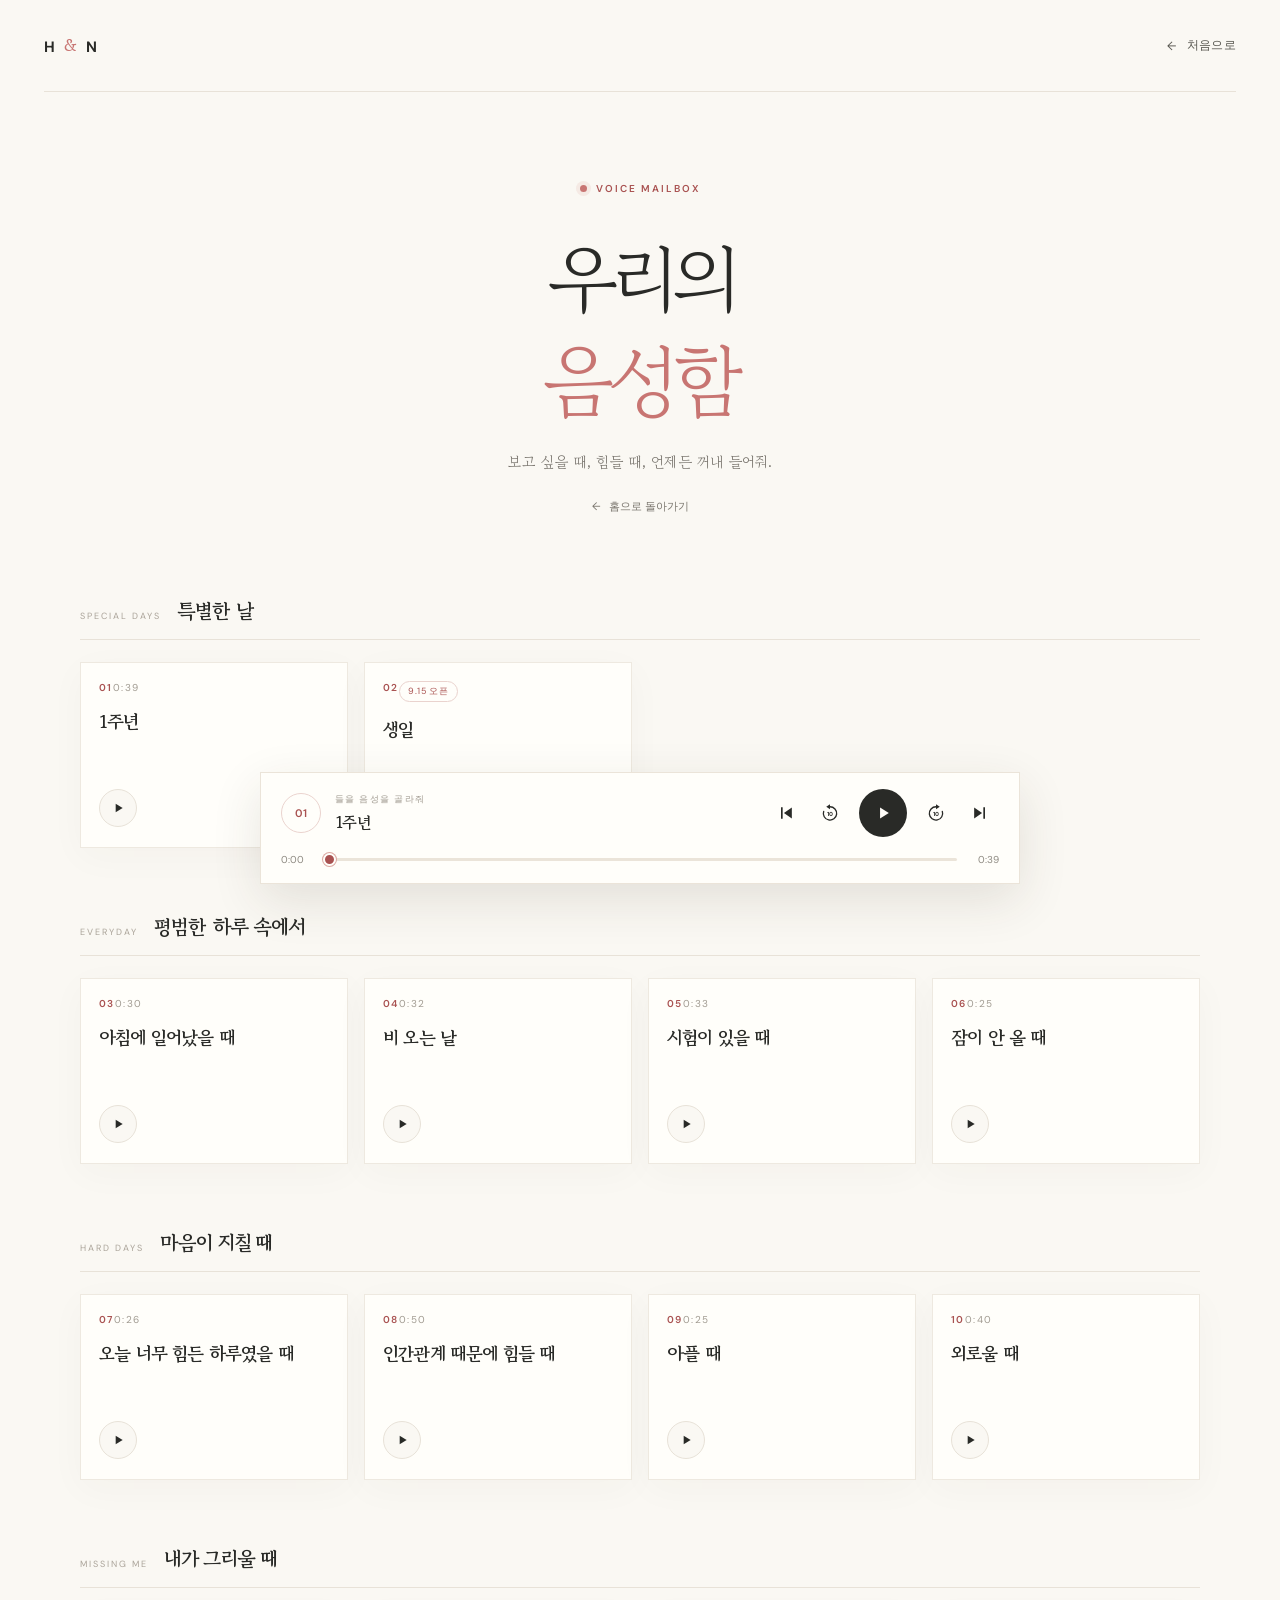
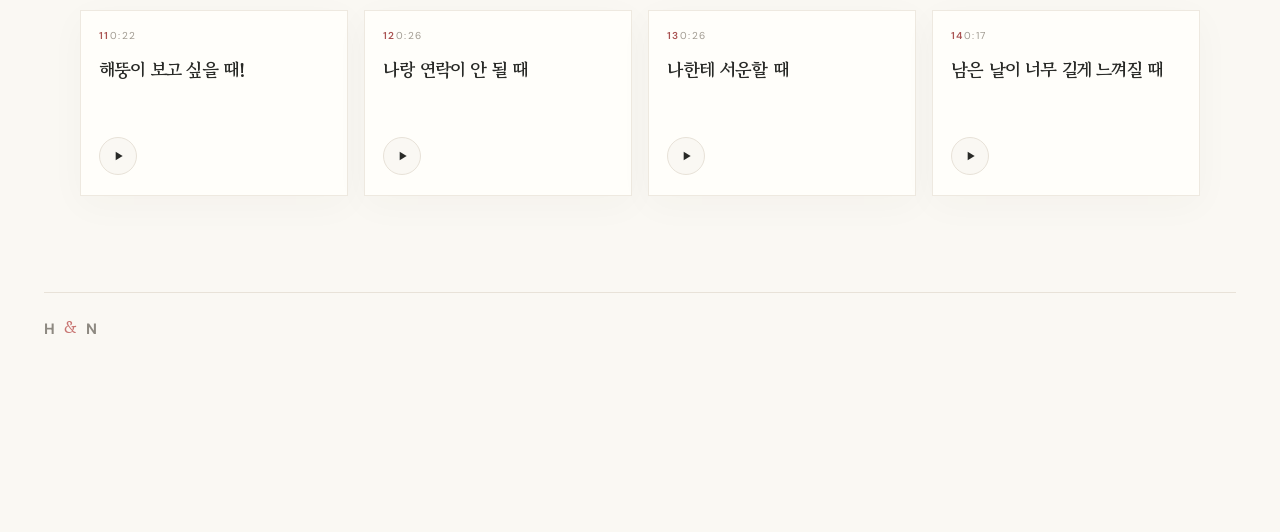
<file: voicemail.html>
<!doctype html>
<html lang="ko">
  <head>
    <meta charset="utf-8">
    <meta name="viewport" content="width=device-width, initial-scale=1">
    <meta name="theme-color" content="#faf8f3">
    <meta name="description" content="보고 싶을 때, 힘들 때 꺼내 듣는 열네 개의 목소리.">
    <title>우리의 음성함</title>
    <link rel="stylesheet" href="styles.css">
  </head>
  <body class="voicemail-page">
    <header class="site-header">
      <a class="wordmark" href="index.html" aria-label="홈">H <span>&</span> N</a>
      <a class="header-link" href="index.html"><span aria-hidden="true">←</span> 처음으로</a>
    </header>

    <main>
      <section class="timeline-intro voicemail-intro" aria-labelledby="voicemail-title">
        <p class="eyebrow"><span class="eyebrow-dot" aria-hidden="true"></span> VOICE MAILBOX</p>
        <h1 id="voicemail-title">우리의<br><span>음성함</span></h1>
        <p class="timeline-subtitle">보고 싶을 때, 힘들 때, 언제든 꺼내 들어줘.</p>
        <a class="back-link" href="index.html"><span aria-hidden="true">←</span> 홈으로 돌아가기</a>
      </section>

      <div class="voice-groups" data-groups></div>
    </main>

    <footer class="timeline-footer">
      <a class="wordmark" href="index.html">H <span>&</span> N</a>
    </footer>

    <section class="voice-player" aria-label="음성 플레이어">
      <div class="player-info">
        <span class="player-number" data-player-number>01</span>
        <div>
          <p class="player-state" data-player-state>들을 음성을 골라줘</p>
          <p class="player-title" data-player-title>1주년</p>
        </div>
      </div>

      <div class="player-controls">
        <button class="player-button" type="button" data-action="prev" aria-label="이전 음성">
          <svg viewBox="0 0 24 24" aria-hidden="true"><path d="M6 5h2v14H6zM19 5.5v13L9.5 12z"/></svg>
        </button>
        <button class="player-button" type="button" data-action="back" aria-label="10초 뒤로">
          <svg viewBox="0 0 24 24" aria-hidden="true"><path class="ring" d="M12 4.5a8 8 0 1 1-7.6 5.5"/><path d="M12 1.5v6L7.5 4.5z"/><text x="12" y="15.6">10</text></svg>
        </button>
        <button class="player-button player-toggle" type="button" data-action="toggle" aria-label="재생">
          <svg class="icon-play" viewBox="0 0 24 24" aria-hidden="true"><path d="M8.5 5.5v13l10.5-6.5z"/></svg>
          <svg class="icon-pause" viewBox="0 0 24 24" aria-hidden="true"><path d="M7 5h3.5v14H7zM13.5 5H17v14h-3.5z"/></svg>
        </button>
        <button class="player-button" type="button" data-action="forward" aria-label="10초 앞으로">
          <svg viewBox="0 0 24 24" aria-hidden="true"><path class="ring" d="M12 4.5a8 8 0 1 0 7.6 5.5"/><path d="M12 1.5v6l4.5-3z"/><text x="12" y="15.6">10</text></svg>
        </button>
        <button class="player-button" type="button" data-action="next" aria-label="다음 음성">
          <svg viewBox="0 0 24 24" aria-hidden="true"><path d="M16 5h2v14h-2zM5 5.5v13L14.5 12z"/></svg>
        </button>
      </div>

      <div class="player-seek">
        <span class="player-time" data-time-current>0:00</span>
        <input class="player-range" type="range" min="0" max="39.21" step="0.01" value="0" aria-label="재생 위치" data-range>
        <span class="player-time" data-time-total>0:39</span>
      </div>
    </section>

    <div class="reveal" role="dialog" aria-modal="true" aria-labelledby="gate-text" hidden data-gate>
      <div class="reveal-card">
        <p class="reveal-note" data-gate-note></p>
        <p class="reveal-text" id="gate-text" data-gate-text></p>
        <div class="reveal-actions">
          <button class="primary-link" type="button" data-gate-ok>
            <span>알겠어!</span>
            <span class="link-arrow" aria-hidden="true">♥</span>
          </button>
          <button class="primary-link" type="button" data-gate-yes>
            <span>예</span>
            <span class="link-arrow" aria-hidden="true">♥</span>
          </button>
          <button class="secondary-link" type="button" data-gate-no>
            <span>아니오</span>
            <span class="link-arrow" aria-hidden="true">←</span>
          </button>
        </div>
      </div>
    </div>

    <audio preload="none" data-audio></audio>

    <script>
      const groups = [
        {
          label: "SPECIAL DAYS",
          title: "특별한 날",
          voices: [
            {
              file: "01-anniversary",
              title: "1주년",
              // 2026-11-15 00:00 in San Diego (PST, UTC-8): won't play before then.
              lock: { opensAt: Date.parse("2026-11-15T00:00:00-08:00"), badge: "11.15 오픈", mode: "wait" },
              duration: 39.21, peaks: [0.12,0.3,0.55,0.67,1.0,0.12,0.76,0.73,0.57,0.26,0.6,0.61,0.64,0.6,0.52,0.43,0.68,0.33,0.52,0.79,0.72,0.52,0.67,0.66,0.57,0.63,0.4,0.66,0.42,0.55,0.24,0.69,0.65,0.12,0.73,0.62,0.59,0.12,0.64,0.61,0.38,0.51,0.45,0.61,0.37,0.57,0.66,0.12] },
            {
              file: "02-birthday",
              title: "생일",
              // 2027-09-15 00:00 in Korea (KST, UTC+9): before then, asks first and plays once on "예".
              lock: { opensAt: Date.parse("2027-09-15T00:00:00+09:00"), badge: "9.15 오픈", mode: "ask" },
              duration: 48.19, peaks: [0.28,0.74,0.87,0.85,0.73,0.79,0.36,0.68,0.66,0.49,0.54,0.73,0.83,0.86,0.25,0.71,0.4,0.54,0.63,0.59,0.58,0.73,0.69,0.9,0.89,0.55,0.24,0.59,0.78,0.89,1.0,0.8,0.82,0.12,0.83,0.83,0.72,0.71,0.7,0.69,0.76,0.86,0.99,0.71,0.48,0.89,0.69,0.12] },
          ],
        },
        {
          label: "EVERYDAY",
          title: "평범한 하루 속에서",
          voices: [
            { file: "03-morning", title: "아침에 일어났을 때", duration: 30.85, peaks: [0.12,0.12,0.52,1.0,0.65,0.58,0.66,0.92,0.65,0.58,0.74,0.68,0.75,0.62,0.59,0.66,0.59,0.53,0.57,0.55,0.4,0.57,0.65,0.64,0.21,0.5,0.77,0.44,0.47,0.63,0.9,0.57,0.67,0.9,0.18,0.42,0.77,0.62,0.57,0.65,0.4,0.46,0.84,0.8,0.69,0.6,0.54,0.32] },
            { file: "04-rainy-day", title: "비 오는 날", duration: 32.4, peaks: [0.12,0.27,0.79,0.65,0.67,0.84,0.56,0.95,0.74,0.12,0.78,0.59,0.75,0.76,0.8,0.12,1.0,0.88,0.53,0.25,0.55,0.44,0.41,0.63,0.12,0.55,0.48,0.57,0.44,0.58,0.72,0.32,0.6,0.61,0.62,0.4,0.12,0.78,0.88,0.59,0.71,0.7,0.81,0.71,0.36,0.48,0.67,0.12] },
            { file: "05-exam", title: "시험이 있을 때", duration: 33.11, peaks: [0.12,0.73,1.0,0.69,0.66,0.97,0.83,0.67,1.0,0.36,0.19,0.78,0.75,0.36,0.7,0.62,0.71,0.61,0.76,0.62,0.31,0.55,0.77,0.77,0.66,0.12,0.68,0.84,0.76,0.65,0.76,0.59,0.12,0.63,0.59,0.59,0.66,0.59,0.75,0.72,0.63,0.62,0.21,0.43,0.58,0.78,0.53,0.12] },
            { file: "06-sleepless", title: "잠이 안 올 때", duration: 25.17, peaks: [0.12,0.12,0.8,0.89,0.9,0.95,0.97,0.22,0.83,0.78,0.83,0.56,0.12,0.78,0.42,0.82,0.14,0.8,0.34,0.93,0.75,0.12,0.68,0.75,0.73,0.61,0.77,0.12,0.74,0.8,0.7,0.6,0.76,0.58,0.68,0.27,0.38,0.12,0.96,1.0,0.9,0.27,0.12,0.12,0.52,0.85,0.23,0.12] },
          ],
        },
        {
          label: "HARD DAYS",
          title: "마음이 지칠 때",
          voices: [
            { file: "07-hard-day", title: "오늘 너무 힘든 하루였을 때", duration: 26.88, peaks: [0.12,0.12,0.12,0.65,0.81,0.7,1.0,0.46,0.12,0.62,0.63,0.72,0.62,0.61,0.64,0.58,0.12,0.61,0.58,0.22,0.54,0.55,0.48,0.58,0.53,0.44,0.35,0.62,0.5,0.44,0.48,0.29,0.39,0.12,0.54,0.55,0.66,0.6,0.12,0.44,0.48,0.29,0.37,0.53,0.12,0.52,0.12,0.12] },
            { file: "08-people", title: "인간관계 때문에 힘들 때", duration: 50.64, peaks: [0.12,0.44,0.75,0.66,0.74,0.27,0.65,0.67,0.55,0.55,0.8,0.52,0.66,0.8,0.32,0.73,0.49,0.6,0.59,0.81,0.74,0.29,0.57,0.64,0.58,0.31,0.8,0.53,0.48,0.67,0.55,0.45,0.63,0.6,0.64,0.55,0.59,0.67,0.64,1.0,0.84,0.74,0.53,0.71,0.38,0.51,0.48,0.12] },
            { file: "09-sick", title: "아플 때", duration: 25.36, peaks: [0.12,0.12,0.58,0.63,0.86,0.53,0.72,0.59,0.12,0.63,0.67,0.81,0.41,0.56,0.8,0.52,0.52,0.99,0.71,0.68,0.59,0.86,0.37,0.52,0.96,0.62,0.75,0.55,0.37,0.12,0.65,0.62,0.64,0.82,0.74,1.0,0.71,0.12,0.49,0.53,0.58,1.0,0.85,0.49,0.12,0.5,0.4,0.12] },
            { file: "10-lonely", title: "외로울 때", duration: 40.3, peaks: [0.12,0.78,0.78,0.76,0.91,0.74,0.4,0.52,0.85,0.75,0.78,0.62,0.39,0.85,0.5,0.59,0.67,0.67,0.63,0.74,1.0,0.67,0.57,0.83,0.68,0.13,0.64,0.77,0.61,0.73,0.12,0.96,0.75,0.12,0.8,0.8,0.72,0.51,0.67,0.62,0.69,0.46,0.75,0.53,0.67,0.56,0.68,0.18] },
          ],
        },
        {
          label: "MISSING ME",
          title: "내가 그리울 때",
          voices: [
            { file: "11-miss-me", title: "해뚱이 보고 싶을 때!", duration: 22.14, peaks: [0.12,0.12,0.12,0.78,0.27,0.76,0.88,0.83,0.91,0.7,0.51,0.12,0.12,0.67,0.67,0.59,0.79,0.61,0.43,0.53,0.61,0.4,0.57,0.12,0.12,1.0,0.92,0.65,0.77,0.62,0.12,0.19,0.74,0.69,0.59,0.69,0.64,0.74,0.47,0.12,0.39,0.72,0.51,0.64,0.21,0.46,0.27,0.12] },
            { file: "12-no-contact", title: "나랑 연락이 안 될 때", duration: 26.99, peaks: [0.12,0.12,0.46,0.66,0.81,0.67,1.0,0.76,0.8,0.49,0.5,0.65,0.96,0.67,0.74,0.71,0.32,0.52,0.71,0.63,0.7,0.65,0.65,0.14,0.68,0.7,0.39,0.4,0.8,0.76,0.74,0.73,0.48,0.12,0.97,0.55,0.47,0.55,0.84,0.65,0.69,0.69,0.36,0.7,0.38,0.61,0.32,0.12] },
            { file: "13-upset", title: "나한테 서운할 때", duration: 26.81, peaks: [0.12,0.12,0.45,0.42,0.62,0.37,0.35,0.5,0.55,0.27,0.12,1.0,0.4,0.37,0.41,0.28,0.56,0.38,0.52,0.19,0.44,0.5,0.35,0.6,0.54,0.39,0.12,0.12,0.48,0.45,0.39,0.33,0.52,0.12,0.52,0.41,0.37,0.45,0.35,0.43,0.37,0.12,0.32,0.4,0.45,0.49,0.17,0.12] },
            { file: "14-long-days", title: "남은 날이 너무 길게 느껴질 때", duration: 17.77, peaks: [0.12,0.12,0.12,0.8,0.81,1.0,0.78,0.39,0.69,0.78,0.59,0.81,0.8,0.77,0.75,0.3,0.69,0.84,0.6,0.12,0.12,0.83,0.75,0.7,0.12,0.47,0.91,0.88,0.21,0.12,0.6,0.64,0.61,0.62,0.35,0.66,0.8,0.22,0.12,0.12,0.36,0.73,0.6,0.29,0.41,0.63,0.12,0.12] },
          ],
        },
      ];

      const voices = groups.flatMap((group) => group.voices);
      const audio = document.querySelector("[data-audio]");
      const range = document.querySelector("[data-range]");
      const toggleButton = document.querySelector("[data-action='toggle']");
      const ui = {
        number: document.querySelector("[data-player-number]"),
        state: document.querySelector("[data-player-state]"),
        title: document.querySelector("[data-player-title]"),
        current: document.querySelector("[data-time-current]"),
        total: document.querySelector("[data-time-total]"),
      };

      const pad = (n) => String(n).padStart(2, "0");
      const formatTime = (seconds) => {
        const s = Math.max(0, Math.floor(seconds));
        return `${Math.floor(s / 60)}:${pad(s % 60)}`;
      };

      // Build the cards.
      const bars = (peaks) => peaks.map((h) => `<i style="--h:${h}"></i>`).join("");
      let number = 0;
      document.querySelector("[data-groups]").innerHTML = groups.map((group) => `
        <section class="voice-group">
          <header class="voice-group-head">
            <p>${group.label}</p>
            <h2>${group.title}</h2>
          </header>
          <ol class="voice-list">
            ${group.voices.map((voice) => {
              const index = number++;
              return `
                <li>
                  <button class="voice-card" type="button" data-index="${index}" aria-label="${voice.title} 듣기, ${formatTime(voice.duration)}">
                    <span class="voice-card-top">
                      <span class="voice-number">${pad(index + 1)}</span>
                      <span class="voice-duration">${formatTime(voice.duration)}</span>
                      ${voice.lock ? `<span class="voice-lock">${voice.lock.badge}</span>` : ""}
                    </span>
                    <span class="voice-title">${voice.title}</span>
                    <span class="voice-bottom">
                      <span class="voice-play" aria-hidden="true">
                        <svg class="icon-play" viewBox="0 0 24 24"><path d="M8.5 5.5v13l10.5-6.5z"/></svg>
                        <svg class="icon-pause" viewBox="0 0 24 24"><path d="M7 5h3.5v14H7zM13.5 5H17v14h-3.5z"/></svg>
                        <svg class="icon-lock" viewBox="0 0 24 24"><path d="M7 10V7.5a5 5 0 0 1 10 0V10h1.5v11h-13V10zm2 0h6V7.5a3 3 0 0 0-6 0z"/></svg>
                      </span>
                      <span class="voice-wave" aria-hidden="true">
                        <span class="wave-bars">${bars(voice.peaks)}</span>
                        <span class="wave-bars wave-played">${bars(voice.peaks)}</span>
                      </span>
                    </span>
                  </button>
                </li>`;
            }).join("")}
          </ol>
        </section>`).join("");

      const cards = [...document.querySelectorAll(".voice-card")];

      // Playback state.
      let index = 0;
      let loaded = false;
      let scrubbing = false;
      let frame = 0;

      // Date locks. Checked against the viewer's clock each time a voice is picked.
      const gate = document.querySelector("[data-gate]");
      const gateButtons = {
        ok: gate.querySelector("[data-gate-ok]"),
        yes: gate.querySelector("[data-gate-yes]"),
        no: gate.querySelector("[data-gate-no]"),
      };
      const gateMessages = {
        wait: { note: "2026년 11월 15일에 열려", text: "듣고싶은건 알겠지만! 조금만 기다려줘!" },
        ask: { note: "2027년 9월 15일에 열려", text: "9월 15일이 아닌데도 듣고싶어? ㅎㅎ 귀엽네" },
      };
      let onYes = null;
      let gateReturnFocus = null;

      const isLocked = (i) => Boolean(voices[i].lock && Date.now() < voices[i].lock.opensAt);

      function refreshLocks() {
        cards.forEach((card, i) => {
          const locked = isLocked(i);
          card.classList.toggle("is-locked", locked);
          card.setAttribute("aria-label", `${voices[i].title} ${locked ? "잠겨 있음" : "듣기"}, ${formatTime(voices[i].duration)}`);
        });
      }

      function openGate(mode, yes) {
        const message = gateMessages[mode];
        gate.querySelector("[data-gate-note]").textContent = message.note;
        gate.querySelector("[data-gate-text]").textContent = message.text;
        gateButtons.ok.hidden = mode !== "wait";
        gateButtons.yes.hidden = gateButtons.no.hidden = mode !== "ask";
        onYes = yes;
        gateReturnFocus = document.activeElement;
        gate.hidden = false;
        gate.classList.remove("is-open");
        void gate.offsetWidth;
        gate.classList.add("is-open");
        (mode === "wait" ? gateButtons.ok : gateButtons.yes).focus();
      }

      function closeGate() {
        if (gate.hidden) return;
        gate.hidden = true;
        gate.classList.remove("is-open");
        onYes = null;
        gateReturnFocus?.focus();
      }

      gateButtons.ok.addEventListener("click", closeGate);
      gateButtons.no.addEventListener("click", closeGate);
      gateButtons.yes.addEventListener("click", () => {
        const yes = onYes;
        closeGate();
        yes?.();
      });
      gate.addEventListener("click", (event) => {
        if (event.target === gate) closeGate();
      });
      setInterval(refreshLocks, 30000);
      refreshLocks();

      const play = () => audio.play().catch(renderPlaying);
      const duration = () => (Number.isFinite(audio.duration) && audio.duration > 0 ? audio.duration : voices[index].duration);

      function renderProgress() {
        const time = scrubbing ? Number(range.value) : audio.currentTime;
        const progress = Math.min(1, time / duration());
        if (!scrubbing) range.value = time;
        range.style.setProperty("--p", progress);
        cards[index].style.setProperty("--p", progress);
        ui.current.textContent = formatTime(time);
      }

      function renderTrack() {
        const voice = voices[index];
        ui.number.textContent = pad(index + 1);
        ui.title.textContent = voice.title;
        ui.total.textContent = formatTime(voice.duration);
        range.max = voice.duration;
        cards.forEach((card, i) => {
          card.classList.toggle("is-current", loaded && i === index);
          if (i !== index) card.style.setProperty("--p", 0);
        });
        renderProgress();
      }

      function renderPlaying() {
        const playing = !audio.paused;
        document.body.classList.toggle("is-playing", playing);
        cards.forEach((card, i) => card.classList.toggle("is-playing", playing && i === index));
        toggleButton.setAttribute("aria-label", playing ? "일시정지" : "재생");
        ui.state.textContent = playing ? "지금 듣는 중" : audio.ended ? "다 들었어" : loaded ? "잠시 멈춤" : "들을 음성을 골라줘";
      }

      // Returns false when a date lock stopped the voice from loading.
      function select(i, autoplay, granted = false) {
        const target = (i + voices.length) % voices.length;
        refreshLocks();
        if (isLocked(target) && !granted) {
          const { mode } = voices[target].lock;
          openGate(mode, mode === "ask" ? () => select(target, true, true) : null);
          return false;
        }
        index = target;
        audio.src = `assets/voice/${voices[index].file}.m4a`;
        loaded = true;
        renderTrack();
        renderPlaying();
        if (autoplay) play();
        if ("mediaSession" in navigator) {
          navigator.mediaSession.metadata = new MediaMetadata({ title: voices[index].title, artist: "해뚱이", album: "우리의 음성함" });
        }
        return true;
      }

      function toggle() {
        if (!loaded) return select(index, true);
        audio.paused ? play() : audio.pause();
      }

      function seek(seconds) {
        if (!loaded && !select(index, false)) return;
        audio.currentTime = Math.min(Math.max(0, seconds), duration());
        renderProgress();
      }

      function previous() {
        // Like most players: restart the current voice first, then go back.
        if (loaded && audio.currentTime > 3) return seek(0);
        select(index - 1, loaded && !audio.paused);
      }

      const next = () => select(index + 1, loaded && !audio.paused);

      cards.forEach((card, i) => {
        card.addEventListener("click", () => (i === index && loaded ? toggle() : select(i, true)));
      });

      const actions = {
        toggle,
        prev: previous,
        next,
        back: () => seek(audio.currentTime - 10),
        forward: () => seek(audio.currentTime + 10),
      };
      document.querySelectorAll("[data-action]").forEach((button) => {
        button.addEventListener("click", () => actions[button.dataset.action]());
      });

      range.addEventListener("pointerdown", () => (scrubbing = true));
      range.addEventListener("input", () => {
        if (!loaded && !select(index, false)) {
          scrubbing = false;
          return renderProgress();
        }
        audio.currentTime = Number(range.value);
        renderProgress();
      });
      range.addEventListener("change", () => {
        scrubbing = false;
        renderProgress();
      });
      addEventListener("pointerup", () => (scrubbing = false));

      function tick() {
        renderProgress();
        frame = requestAnimationFrame(tick);
      }

      audio.addEventListener("play", () => {
        renderPlaying();
        cancelAnimationFrame(frame);
        tick();
      });
      audio.addEventListener("pause", () => {
        cancelAnimationFrame(frame);
        renderPlaying();
        renderProgress();
      });
      audio.addEventListener("ended", () => {
        // An early "예" only covers one listen: playing it again asks again.
        if (isLocked(index)) loaded = false;
        renderPlaying();
      });
      audio.addEventListener("loadedmetadata", () => {
        range.max = duration();
        renderProgress();
      });

      // Space toggles playback; arrow keys skip 10 seconds (unless a control has focus).
      addEventListener("keydown", (event) => {
        if (event.key === "Escape") return closeGate();
        if (!gate.hidden) return;
        if (event.target.closest("input, button, a") || event.metaKey || event.ctrlKey || event.altKey) return;
        if (event.code === "Space") {
          event.preventDefault();
          toggle();
        } else if (event.key === "ArrowLeft") {
          actions.back();
        } else if (event.key === "ArrowRight") {
          actions.forward();
        }
      });

      // Lock-screen and headphone controls on phones.
      if ("mediaSession" in navigator) {
        const handlers = {
          play,
          pause: () => audio.pause(),
          previoustrack: previous,
          nexttrack: next,
          seekbackward: actions.back,
          seekforward: actions.forward,
          seekto: (details) => seek(details.seekTime),
        };
        for (const [name, handler] of Object.entries(handlers)) {
          try {
            navigator.mediaSession.setActionHandler(name, handler);
          } catch {}
        }
      }

      renderTrack();
      renderPlaying();
    </script>
  </body>
</html>
</file>
<file: styles.css>
@import url("https://fonts.googleapis.com/css2?family=DM+Sans:wght@400;500;600;700&family=Gowun+Batang:wght@400;700&display=swap");

:root {
  color-scheme: light;
  --paper: #faf8f3;
  --ink: #292a27;
  --muted: #89877f;
  --line: #e8e2d8;
  --accent: #c87572;
  --accent-dark: #a95251;
  --sans: "DM Sans", "Apple SD Gothic Neo", "Malgun Gothic", sans-serif;
  --serif: "Gowun Batang", "Nanum Myeongjo", Georgia, serif;
}

* {
  box-sizing: border-box;
}

html {
  background: var(--paper);
  scroll-behavior: smooth;
}

body {
  min-width: 320px;
  margin: 0;
  color: var(--ink);
  background: var(--paper);
  font-family: var(--sans);
  -webkit-font-smoothing: antialiased;
}

a {
  color: inherit;
}

a:focus-visible {
  outline: 2px solid var(--accent);
  outline-offset: 5px;
}

.site-header,
.home-footer,
.timeline-footer {
  display: flex;
  align-items: center;
  justify-content: space-between;
}

.site-header {
  width: min(100% - 88px, 1320px);
  height: 92px;
  margin: 0 auto;
  border-bottom: 1px solid var(--line);
}

.wordmark {
  text-decoration: none;
  font-size: 15px;
  font-weight: 700;
  letter-spacing: 0.1em;
}

.wordmark span {
  padding: 0 2px;
  color: var(--accent);
  font-family: var(--serif);
}

.header-link {
  display: inline-flex;
  align-items: center;
  gap: 10px;
  color: #585750;
  text-decoration: none;
  font-size: 12px;
  letter-spacing: 0.025em;
  transition: color 180ms ease;
}

.header-nav {
  display: flex;
  align-items: center;
  gap: 28px;
}

.header-link:hover,
.back-link:hover {
  color: var(--accent-dark);
}

.home-page {
  min-height: 100svh;
  display: flex;
  flex-direction: column;
}

.home-hero {
  position: relative;
  isolation: isolate;
  display: flex;
  flex: 1;
  min-height: 600px;
  align-items: center;
  justify-content: center;
  flex-direction: column;
  overflow: hidden;
  padding: 78px 24px 96px;
  text-align: center;
}

.eyebrow {
  display: inline-flex;
  align-items: center;
  gap: 9px;
  margin: 0;
  color: var(--accent-dark);
  font-size: 10px;
  font-weight: 600;
  letter-spacing: 0.2em;
}

.eyebrow-dot {
  width: 7px;
  height: 7px;
  border-radius: 50%;
  background: var(--accent);
  box-shadow: 0 0 0 4px #c875721c;
}

.hero-kicker {
  margin: 39px 0 16px;
  color: #817d74;
  font-family: var(--serif);
  font-size: 17px;
  letter-spacing: 0.12em;
}

.hero-kicker span {
  padding: 0 4px;
  color: var(--accent);
  font-family: var(--sans);
  font-size: 12px;
}

.home-hero h1,
.timeline-intro h1 {
  margin: 0;
  font-family: var(--serif);
  font-size: clamp(54px, 8vw, 94px);
  font-weight: 400;
  letter-spacing: -0.085em;
  line-height: 1.28;
}

.home-hero h1 span,
.timeline-intro h1 span {
  color: var(--accent);
}

.home-hero h1 {
  margin-bottom: 40px;
}

.primary-link {
  display: inline-flex;
  min-width: 228px;
  align-items: center;
  justify-content: space-between;
  gap: 25px;
  padding: 16px 18px 16px 22px;
  border: 1px solid var(--ink);
  background: var(--ink);
  color: #fffdf9;
  text-decoration: none;
  font-size: 12px;
  transition: background 180ms ease, color 180ms ease, transform 180ms ease;
}

.primary-link:hover {
  transform: translateY(-2px);
  border-color: var(--accent-dark);
  background: var(--accent-dark);
}

.secondary-link {
  display: inline-flex;
  min-width: 228px;
  align-items: center;
  justify-content: space-between;
  gap: 25px;
  margin-top: 12px;
  padding: 15px 18px 15px 22px;
  border: 1px solid var(--line);
  background: #fffefa;
  color: var(--ink);
  text-decoration: none;
  font-size: 12px;
  transition: border-color 180ms ease, color 180ms ease, transform 180ms ease;
}

.secondary-link:hover {
  transform: translateY(-2px);
  border-color: var(--accent);
  color: var(--accent-dark);
}

.link-arrow {
  font-size: 16px;
  line-height: 1;
}

.hero-orbit {
  position: absolute;
  z-index: -1;
  width: 410px;
  height: 410px;
  border: 1px solid #e6ddd1;
  border-radius: 50%;
  pointer-events: none;
}

.hero-orbit::before,
.hero-orbit::after {
  position: absolute;
  width: 6px;
  height: 6px;
  border-radius: 50%;
  background: var(--accent);
  content: "";
}

.hero-orbit::before {
  top: 17%;
  left: 18%;
}

.hero-orbit::after {
  right: 12%;
  bottom: 24%;
  width: 4px;
  height: 4px;
  background: #d3b778;
}

.hero-orbit-one {
  top: 50%;
  left: 50%;
  transform: translate(-50%, -50%);
}

.hero-orbit-two {
  top: 50%;
  left: 50%;
  width: 496px;
  height: 496px;
  border-color: #efebe3;
  transform: translate(-50%, -50%);
}

.home-footer {
  width: min(100% - 88px, 1320px);
  min-height: 68px;
  margin: 0 auto;
  border-top: 1px solid var(--line);
  color: #8d8981;
  font-size: 9px;
  letter-spacing: 0.12em;
}

.timeline-footer > span span {
  padding-left: 5px;
  color: var(--accent);
}

.timeline-intro {
  display: flex;
  min-height: 485px;
  align-items: center;
  justify-content: center;
  flex-direction: column;
  padding: 90px 24px 82px;
  text-align: center;
}

.timeline-intro h1 {
  margin-top: 34px;
  font-size: clamp(48px, 7vw, 78px);
}

.timeline-subtitle {
  margin: 22px 0 0;
  color: #77736c;
  font-family: var(--serif);
  font-size: 15px;
}

.timeline-range {
  margin: 21px 0 0;
  color: #a09a90;
  font-size: 10px;
  letter-spacing: 0.16em;
}

.timeline-range span {
  padding: 0 12px;
  color: var(--accent);
}

.back-link {
  display: inline-flex;
  align-items: center;
  gap: 8px;
  color: #79756d;
  text-decoration: none;
  font-size: 11px;
  transition: color 180ms ease;
}

.timeline-intro .back-link {
  margin-top: 27px;
}

.memories {
  width: min(100% - 48px, 1120px);
  margin: 0 auto;
  padding: 5px 0 102px;
}

.timeline-page {
  overflow-x: clip;
}

.timeline-head {
  display: flex;
  align-items: center;
  justify-content: space-between;
  gap: 20px;
  margin-bottom: 30px;
}

.timeline-label {
  margin: 0;
  color: #aaa399;
  font-size: 9px;
  letter-spacing: 0.22em;
}

.timeline-controls {
  display: flex;
  align-items: center;
  gap: 10px;
}

.timeline-count {
  margin-right: 6px;
  color: #a09a90;
  font-size: 10px;
  font-variant-numeric: tabular-nums;
  letter-spacing: 0.16em;
}

.timeline-count span {
  color: var(--accent-dark);
  font-weight: 600;
}

.timeline-button {
  display: grid;
  width: 40px;
  height: 40px;
  place-items: center;
  padding: 0;
  border: 1px solid var(--line);
  border-radius: 50%;
  background: #fffefa;
  color: var(--ink);
  font: inherit;
  font-size: 14px;
  cursor: pointer;
  transition: background 180ms ease, border-color 180ms ease, color 180ms ease, opacity 180ms ease;
}

@media (hover: hover) {
  .timeline-button:hover:not(:disabled) {
    border-color: var(--accent-dark);
    background: var(--accent-dark);
    color: #fffdf9;
  }
}

.timeline-button:disabled {
  opacity: 0.35;
  cursor: default;
}

.timeline-button:focus-visible,
.timeline:focus-visible {
  outline: 2px solid var(--accent);
  outline-offset: 4px;
}

/* Full-bleed horizontal track; side padding keeps the first card aligned with the page column. */
.timeline {
  --track-gutter: max(24px, calc(50vw - 560px));
  display: flex;
  gap: 28px;
  margin: 0 calc(50% - 50vw);
  padding: 6px var(--track-gutter) 28px;
  overflow-x: auto;
  overscroll-behavior-x: contain;
  scroll-padding-inline: var(--track-gutter);
  scroll-snap-type: x mandatory;
  scrollbar-color: var(--line) transparent;
  scrollbar-width: thin;
  list-style: none;
}

@media (hover: hover) and (pointer: fine) {
  .timeline {
    cursor: grab;
  }
}

.timeline.is-dragging {
  cursor: grabbing;
  scroll-snap-type: none;
  user-select: none;
}

.timeline-item {
  position: relative;
  display: flex;
  flex: 0 0 clamp(270px, 30vw, 360px);
  flex-direction: column;
  padding-top: 40px;
  scroll-snap-align: start;
}

.timeline-item::before {
  position: absolute;
  z-index: 1;
  top: 8px;
  left: 0;
  width: 11px;
  height: 11px;
  border: 3px solid var(--paper);
  border-radius: 50%;
  background: var(--accent);
  box-shadow: 0 0 0 1px #dca9a2;
  content: "";
}

.timeline-item::after {
  position: absolute;
  top: 13px;
  left: 0;
  width: calc(100% + 28px);
  height: 1px;
  background: var(--line);
  content: "";
}

.timeline-item:last-child::after {
  width: 100%;
  background: linear-gradient(to right, var(--line), transparent);
}

.memory-card {
  flex: 1;
  padding: 12px;
  border: 1px solid #eee9e0;
  background: #fffefa;
  box-shadow: 0 9px 35px #39312308;
}

.timeline-item-letter::before {
  background: #d3b778;
  box-shadow: 0 0 0 1px #e3cf9f;
}

.letter-card {
  display: flex;
  flex-direction: column;
  padding: 24px 21px 21px;
}

/* Blank ruled paper, waiting for the letter. */
.letter-paper {
  flex: 1;
  min-height: 280px;
  margin-top: 16px;
  border-top: 1px solid #eee9e0;
  display: grid;
  place-items: center;
  background: repeating-linear-gradient(to bottom, transparent 0 31px, #f0ebe2 31px 32px);
}

.letter-open {
  display: inline-flex;
  align-items: center;
  gap: 8px;
  padding: 13px 20px;
  border: 1px solid var(--line);
  background: #fffefa;
  color: #a09a90;
  font-family: var(--serif);
  font-size: 13px;
}

.letter-open svg {
  width: 14px;
  height: 14px;
  fill: currentColor;
}

.letter-open.is-unlocked {
  border-color: var(--ink);
  background: var(--ink);
  color: #fffdf9;
  cursor: pointer;
  transition: background 180ms ease, border-color 180ms ease;
}

.letter-open.is-unlocked svg {
  display: none;
}

.letter-open.is-unlocked:hover {
  border-color: var(--accent-dark);
  background: var(--accent-dark);
}

.letter-open:focus-visible,
.letter-sheet button:focus-visible {
  outline: 2px solid var(--accent);
  outline-offset: 3px;
}

.reveal-card.letter-sheet {
  display: block;
  width: min(100%, 580px);
  max-height: 86svh;
  overflow-y: auto;
  overscroll-behavior: contain;
  outline: none;
}

.letter-sheet .reveal-actions {
  margin-top: 26px;
}

.letter-text {
  margin: 0;
  font-family: var(--serif);
  font-size: 15px;
  line-height: 2.1;
  text-align: left;
  white-space: pre-line;
  word-break: keep-all;
}

.memory-photo {
  display: block;
  overflow: hidden;
  background: #f0ece5;
}

.memory-photo img {
  display: block;
  width: 100%;
  height: auto;
  aspect-ratio: 4 / 5;
  object-fit: cover;
  transition: transform 350ms ease;
}

.memory-photo:hover img {
  transform: scale(1.025);
}

.memory-copy {
  padding: 16px 9px 9px;
}

.memory-date {
  color: var(--accent-dark);
  font-size: 10px;
  font-weight: 600;
  letter-spacing: 0.12em;
}

.memory-copy h2,
.timeline-ending h2 {
  margin: 8px 0 0;
  font-family: var(--serif);
  font-size: 20px;
  font-weight: 700;
  letter-spacing: -0.045em;
  line-height: 1.55;
}

.memory-copy p,
.timeline-ending p {
  margin: 7px 0 0;
  color: #757169;
  font-family: var(--serif);
  font-size: 13px;
  line-height: 1.9;
  word-break: keep-all;
}

.timeline-ending {
  display: flex;
  max-width: 470px;
  align-items: center;
  flex-direction: column;
  margin: 57px auto 0;
  padding: 35px 20px 0;
  border-top: 1px solid var(--line);
  text-align: center;
}

.ending-heart {
  display: grid;
  width: 34px;
  height: 34px;
  margin-bottom: 21px;
  place-items: center;
  border: 1px solid #ead3ce;
  border-radius: 50%;
  color: var(--accent);
  font-size: 12px;
}

.timeline-ending h2 {
  margin-top: 11px;
  font-size: 25px;
}

.timeline-ending p {
  margin-top: 8px;
}

.timeline-ending .back-link {
  margin-top: 23px;
}

.voicemail-page {
  min-height: 100svh;
  display: flex;
  flex-direction: column;
}

.voicemail-page main {
  flex: 1;
}

/* Leave room so the fixed player never covers the footer. */
.voicemail-page .timeline-footer {
  margin-bottom: 168px;
}

.voicemail-intro .back-link {
  margin-top: 27px;
}

.voice-groups {
  display: flex;
  width: min(100% - 48px, 1120px);
  flex-direction: column;
  gap: 64px;
  margin: 0 auto;
  padding-bottom: 96px;
}

.voice-group-head {
  display: flex;
  align-items: baseline;
  gap: 16px;
  margin-bottom: 22px;
  padding-bottom: 14px;
  border-bottom: 1px solid var(--line);
}

.voice-group-head p {
  margin: 0;
  color: #aaa399;
  font-size: 9px;
  letter-spacing: 0.22em;
}

.voice-group-head h2 {
  margin: 0;
  font-family: var(--serif);
  font-size: 20px;
  font-weight: 700;
  letter-spacing: -0.04em;
}

.voice-list {
  display: grid;
  grid-template-columns: repeat(auto-fill, minmax(250px, 1fr));
  gap: 16px;
  margin: 0;
  padding: 0;
  list-style: none;
}

.voice-card {
  --p: 0;
  display: flex;
  width: 100%;
  height: 100%;
  min-height: 186px;
  flex-direction: column;
  padding: 18px 18px 20px;
  border: 1px solid #eee9e0;
  background: #fffefa;
  box-shadow: 0 9px 35px #39312308;
  color: var(--ink);
  font: inherit;
  text-align: left;
  cursor: pointer;
  transition: border-color 180ms ease, background 180ms ease, transform 180ms ease;
}

@media (hover: hover) {
  .voice-card:hover {
    transform: translateY(-2px);
    border-color: #e4cfc9;
  }
}

.voice-card:focus-visible {
  outline: 2px solid var(--accent);
  outline-offset: 3px;
}

.voice-card.is-current {
  border-color: #dfb5ae;
  background: #fff9f6;
}

.voice-card-top {
  display: flex;
  justify-content: space-between;
  color: #a09a90;
  font-size: 10px;
  font-variant-numeric: tabular-nums;
  letter-spacing: 0.14em;
}

.voice-number {
  color: var(--accent-dark);
  font-weight: 600;
}

.voice-lock,
.voice-card.is-locked .voice-duration,
.icon-lock,
.voice-card.is-locked .voice-play .icon-play {
  display: none;
}

.voice-card.is-locked .voice-lock {
  display: inline;
  padding: 3px 8px;
  border: 1px solid #ead3ce;
  border-radius: 999px;
  color: var(--accent-dark);
  font-size: 9px;
  letter-spacing: 0.08em;
}

.voice-card.is-locked .voice-play .icon-lock {
  display: block;
  color: #b9b1a5;
}

.voice-card.is-locked .wave-bars i {
  background: #ece6dc;
}

.voice-title {
  margin: 14px 0 22px;
  font-family: var(--serif);
  font-size: 18px;
  font-weight: 700;
  letter-spacing: -0.045em;
  line-height: 1.5;
  word-break: keep-all;
}

.voice-bottom {
  display: flex;
  align-items: center;
  gap: 14px;
  margin-top: auto;
}

.voice-play {
  display: grid;
  width: 38px;
  height: 38px;
  flex: none;
  place-items: center;
  border: 1px solid var(--line);
  border-radius: 50%;
  background: var(--paper);
  transition: background 180ms ease, border-color 180ms ease, color 180ms ease;
}

.voice-card.is-current .voice-play {
  border-color: var(--accent);
  background: var(--accent);
  color: #fffdf9;
}

.voice-play svg,
.player-button svg {
  width: 16px;
  height: 16px;
  fill: currentColor;
}

.icon-pause,
.voice-card.is-playing .icon-play,
body.is-playing .player-toggle .icon-play {
  display: none;
}

.voice-card.is-playing .icon-pause,
body.is-playing .player-toggle .icon-pause {
  display: block;
}

.voice-wave {
  position: relative;
  height: 30px;
  flex: 1;
}

.wave-bars {
  position: absolute;
  inset: 0;
  display: flex;
  align-items: center;
  justify-content: space-between;
}

.wave-bars i {
  width: 2px;
  height: calc(var(--h) * 100%);
  border-radius: 1px;
  background: #e2dbd0;
}

.wave-played {
  clip-path: inset(0 calc((1 - var(--p)) * 100%) 0 0);
}

.wave-played i {
  background: var(--accent);
}

.voice-player {
  position: fixed;
  z-index: 10;
  right: 0;
  bottom: max(16px, env(safe-area-inset-bottom));
  left: 0;
  display: grid;
  width: min(100% - 32px, 760px);
  grid-template-areas:
    "info controls"
    "seek seek";
  grid-template-columns: minmax(0, 1fr) auto;
  gap: 12px 24px;
  margin: 0 auto;
  padding: 16px 20px 14px;
  border: 1px solid #ebe4d9;
  background: #fffefaf2;
  box-shadow: 0 16px 50px #3931231f;
  backdrop-filter: blur(12px);
}

.player-info {
  display: flex;
  min-width: 0;
  align-items: center;
  gap: 14px;
  grid-area: info;
}

.player-number {
  display: grid;
  width: 40px;
  height: 40px;
  flex: none;
  place-items: center;
  border: 1px solid #ead3ce;
  border-radius: 50%;
  color: var(--accent-dark);
  font-size: 11px;
  font-weight: 600;
  font-variant-numeric: tabular-nums;
}

.player-info > div {
  min-width: 0;
}

.player-state {
  margin: 0;
  color: #a09a90;
  font-size: 9px;
  letter-spacing: 0.16em;
}

.is-playing .player-state {
  color: var(--accent-dark);
}

.player-title {
  overflow: hidden;
  margin: 4px 0 0;
  font-family: var(--serif);
  font-size: 16px;
  font-weight: 700;
  letter-spacing: -0.04em;
  text-overflow: ellipsis;
  white-space: nowrap;
}

.player-controls {
  display: flex;
  align-items: center;
  gap: 6px;
  grid-area: controls;
}

.player-button {
  display: grid;
  width: 38px;
  height: 38px;
  place-items: center;
  padding: 0;
  border: 0;
  border-radius: 50%;
  background: transparent;
  color: var(--ink);
  cursor: pointer;
  transition: background 180ms ease, color 180ms ease;
}

.player-button svg {
  width: 20px;
  height: 20px;
}

.player-button .ring {
  fill: none;
  stroke: currentColor;
  stroke-width: 1.6;
  stroke-linecap: round;
}

.player-button text {
  font-family: var(--sans);
  font-size: 7px;
  font-weight: 700;
  text-anchor: middle;
}

.player-toggle {
  width: 48px;
  height: 48px;
  margin: 0 4px;
  background: var(--ink);
  color: #fffdf9;
}

@media (hover: hover) {
  .player-button:hover {
    background: #f3eee6;
    color: var(--accent-dark);
  }

  .player-toggle:hover {
    background: var(--accent-dark);
    color: #fffdf9;
  }
}

.player-button:focus-visible,
.player-range:focus-visible {
  outline: 2px solid var(--accent);
  outline-offset: 2px;
}

.player-seek {
  display: flex;
  align-items: center;
  gap: 12px;
  grid-area: seek;
}

.player-time {
  min-width: 30px;
  color: #8d8981;
  font-size: 10px;
  font-variant-numeric: tabular-nums;
}

.player-time:last-child {
  text-align: right;
}

.player-range {
  --p: 0;
  flex: 1;
  height: 20px;
  margin: 0;
  background: transparent;
  cursor: pointer;
  appearance: none;
}

.player-range::-webkit-slider-runnable-track {
  height: 3px;
  border-radius: 2px;
  background: linear-gradient(to right, var(--accent) calc(var(--p) * 100%), #ebe4d9 0);
}

.player-range::-moz-range-track {
  height: 3px;
  border-radius: 2px;
  background: linear-gradient(to right, var(--accent) calc(var(--p) * 100%), #ebe4d9 0);
}

.player-range::-webkit-slider-thumb {
  width: 13px;
  height: 13px;
  margin-top: -5px;
  border: 2px solid #fffefa;
  border-radius: 50%;
  background: var(--accent-dark);
  box-shadow: 0 0 0 1px #dca9a2;
  appearance: none;
}

.player-range::-moz-range-thumb {
  width: 9px;
  height: 9px;
  border: 2px solid #fffefa;
  border-radius: 50%;
  background: var(--accent-dark);
  box-shadow: 0 0 0 1px #dca9a2;
}

.menu-page {
  min-height: 100svh;
  display: flex;
  flex-direction: column;
}

.menu-page main {
  flex: 1;
}

.menu-intro {
  min-height: 0;
  padding: 56px 24px 40px;
}

.menu-intro h1 {
  margin-top: 24px;
  font-size: clamp(42px, 5.5vw, 62px);
}

.menu-note {
  margin: 20px 0 0;
  color: #8d8981;
  font-family: var(--serif);
  font-size: 13px;
}

.roulette {
  display: flex;
  align-items: center;
  flex-direction: column;
  padding: 0 24px 96px;
}

.roulette-stage {
  position: relative;
  width: min(100%, 400px);
  aspect-ratio: 1;
}

.roulette-wheel {
  display: block;
  width: 100%;
  height: 100%;
  filter: drop-shadow(0 14px 30px #39312314);
  transition-property: transform;
  transition-timing-function: cubic-bezier(0.12, 0.7, 0.12, 1);
}

.slice {
  stroke: #ece3d7;
  stroke-width: 1;
}

.slice-0 {
  fill: #fffefa;
}

.slice-1 {
  fill: #f8e7e2;
}

.slice-2 {
  fill: #f4ecdd;
}

.wheel-rim {
  fill: none;
  stroke: #e3d6c6;
  stroke-width: 3;
}

.slice-label {
  fill: var(--ink);
  font-family: var(--serif);
  font-size: 14px;
  font-weight: 700;
  letter-spacing: -0.03em;
  text-anchor: middle;
  dominant-baseline: middle;
}

.roulette-pointer {
  position: absolute;
  z-index: 1;
  top: -6px;
  left: 50%;
  width: 0;
  height: 0;
  border-top: 26px solid var(--accent-dark);
  border-right: 14px solid transparent;
  border-left: 14px solid transparent;
  filter: drop-shadow(0 3px 4px #3931232e);
  transform: translateX(-50%);
}

.roulette-spin {
  position: absolute;
  top: 50%;
  left: 50%;
  width: 92px;
  height: 92px;
  border: 5px solid #fffefa;
  border-radius: 50%;
  background: var(--ink);
  box-shadow: 0 0 0 1px #e3d6c6, 0 10px 24px #39312326;
  color: #fffdf9;
  font-family: var(--serif);
  font-size: 18px;
  font-weight: 700;
  cursor: pointer;
  transform: translate(-50%, -50%);
  transition: background 180ms ease, transform 180ms ease;
}

.roulette-spin:hover:not(:disabled) {
  background: var(--accent-dark);
  transform: translate(-50%, -50%) scale(1.05);
}

.roulette-spin:disabled {
  cursor: default;
}

.roulette-spin:focus-visible,
.reveal button:focus-visible {
  outline: 2px solid var(--accent);
  outline-offset: 4px;
}

.roulette-hint {
  margin: 26px 0 0;
  color: #aaa399;
  font-size: 10px;
  letter-spacing: 0.08em;
}

.menu-editor {
  width: min(100%, 460px);
  margin-top: 44px;
  border: 1px solid #eee9e0;
  background: #fffefa;
}

.menu-editor summary {
  display: flex;
  align-items: center;
  justify-content: space-between;
  padding: 16px 20px;
  font-size: 12px;
  font-weight: 600;
  cursor: pointer;
  list-style: none;
}

.menu-editor summary::-webkit-details-marker {
  display: none;
}

.menu-editor summary::after {
  color: var(--accent);
  content: "+";
  font-size: 18px;
  font-weight: 400;
  line-height: 1;
}

.menu-editor[open] summary::after {
  content: "−";
}

.menu-editor summary:focus-visible,
.menu-editor button:focus-visible,
.menu-editor input:focus-visible {
  outline: 2px solid var(--accent);
  outline-offset: 2px;
}

.menu-count {
  margin-left: auto;
  padding-right: 14px;
  color: #a09a90;
  font-size: 10px;
  font-weight: 500;
  font-variant-numeric: tabular-nums;
  letter-spacing: 0.1em;
}

.menu-items {
  margin: 0;
  padding: 0 20px;
  border-top: 1px solid #eee9e0;
  list-style: none;
}

.menu-items li {
  display: flex;
  align-items: center;
  gap: 12px;
  padding: 12px 0;
  border-bottom: 1px solid #f3eee6;
}

.menu-items div {
  display: flex;
  min-width: 0;
  flex: 1;
  flex-direction: column;
  gap: 3px;
}

.menu-items strong {
  font-family: var(--serif);
  font-size: 14px;
}

.menu-items span {
  overflow: hidden;
  color: #8d8981;
  font-size: 11px;
  text-overflow: ellipsis;
  white-space: nowrap;
}

.menu-items button {
  display: grid;
  width: 30px;
  height: 30px;
  flex: none;
  place-items: center;
  padding: 0;
  border: 1px solid var(--line);
  border-radius: 50%;
  background: transparent;
  color: #8d8981;
  font-size: 16px;
  cursor: pointer;
}

.menu-items button:hover:not(:disabled) {
  border-color: var(--accent);
  color: var(--accent-dark);
}

.menu-items button:disabled {
  opacity: 0.3;
  cursor: default;
}

.menu-add {
  display: grid;
  grid-template-columns: minmax(0, 1fr) auto;
  gap: 8px;
  padding: 16px 20px 0;
}

.menu-add input {
  min-width: 0;
  padding: 11px 12px;
  border: 1px solid var(--line);
  border-radius: 0;
  background: var(--paper);
  color: var(--ink);
  font: inherit;
  font-size: 16px;
}

.menu-add input[name="text"] {
  grid-column: 1;
  grid-row: 2;
}

.menu-add button {
  grid-row: 1 / span 2;
  padding: 0 18px;
  border: 0;
  background: var(--ink);
  color: #fffdf9;
  font: inherit;
  font-size: 12px;
  cursor: pointer;
}

.menu-add button:hover:not(:disabled) {
  background: var(--accent-dark);
}

.menu-add button:disabled {
  opacity: 0.35;
  cursor: default;
}

.menu-editor-message {
  min-height: 16px;
  margin: 10px 20px 0;
  color: var(--accent-dark);
  font-size: 11px;
}

.menu-editor-foot {
  display: flex;
  justify-content: flex-end;
  padding: 10px 20px 18px;
  font-size: 10px;
}

.menu-editor-foot button {
  flex: none;
  padding: 0;
  border: 0;
  background: none;
  color: #79756d;
  font: inherit;
  text-decoration: underline;
  text-underline-offset: 3px;
  cursor: pointer;
}

.reveal {
  position: fixed;
  z-index: 20;
  inset: 0;
  display: grid;
  place-items: center;
  padding: 20px;
  background: #faf8f3d9;
  backdrop-filter: blur(6px);
}

.reveal[hidden] {
  display: none;
}

.reveal-card {
  position: relative;
  display: flex;
  width: min(100%, 460px);
  align-items: center;
  flex-direction: column;
  padding: 44px 32px 34px;
  border: 1px solid #ead3ce;
  background: #fffefa;
  box-shadow: 0 30px 80px #3931232b;
  text-align: center;
}

.reveal.is-open .reveal-card {
  animation: reveal-pop 650ms cubic-bezier(0.2, 1.4, 0.4, 1) both;
}

.reveal-note {
  margin: 0 0 14px;
  color: #a09a90;
  font-size: 10px;
  letter-spacing: 0.08em;
}

.reveal-text {
  margin: 0;
  font-family: var(--serif);
  font-size: clamp(22px, 6vw, 28px);
  font-weight: 700;
  letter-spacing: -0.045em;
  line-height: 1.55;
  word-break: keep-all;
}

.reveal.is-open .reveal-text {
  animation: reveal-rise 500ms 200ms ease-out both;
}

.reveal-actions {
  display: flex;
  flex-wrap: wrap;
  justify-content: center;
  gap: 10px;
  margin-top: 30px;
}

.reveal-actions .primary-link,
.reveal-actions .secondary-link {
  min-width: 180px;
  margin: 0;
  font-family: inherit;
  cursor: pointer;
}

.reveal-actions [hidden] {
  display: none;
}

.reveal-actions .secondary-link .link-arrow {
  color: var(--accent);
}

.reveal-confetti {
  position: absolute;
  z-index: 1;
  top: 50%;
  left: 50%;
  pointer-events: none;
}

.reveal-confetti i {
  position: absolute;
  width: 8px;
  height: 12px;
  border-radius: 2px;
  opacity: 0;
}

.reveal.is-open .reveal-confetti i {
  animation: confetti 1300ms var(--d) cubic-bezier(0.15, 0.8, 0.3, 1) both;
}

@keyframes reveal-pop {
  from {
    opacity: 0;
    transform: scale(0.6);
  }
}

@keyframes reveal-rise {
  from {
    opacity: 0;
    transform: translateY(10px);
  }
}

@keyframes confetti {
  0% {
    opacity: 1;
    transform: translate(0, 0) rotate(0);
  }

  100% {
    opacity: 0;
    transform: translate(var(--x), calc(var(--y) + 80px)) rotate(var(--r));
  }
}

.timeline-footer {
  width: min(100% - 88px, 1320px);
  min-height: 72px;
  margin: 0 auto;
  border-top: 1px solid var(--line);
  color: #8d8981;
  font-size: 10px;
}

@media (max-width: 680px) {
  .site-header,
  .home-footer,
  .timeline-footer {
    width: calc(100% - 40px);
  }

  .site-header {
    height: 72px;
  }

  .header-nav {
    gap: 16px;
  }

  .home-hero {
    min-height: 620px;
    padding: 70px 20px 90px;
  }

  .home-hero h1 {
    font-size: clamp(56px, 14vw, 76px);
  }

  .hero-orbit {
    width: min(410px, 92vw);
    height: min(410px, 92vw);
  }

  .hero-orbit-two {
    width: min(496px, 110vw);
    height: min(496px, 110vw);
  }

  .timeline-intro {
    min-height: 420px;
    padding: 74px 20px 65px;
  }

  .timeline-intro h1 {
    font-size: clamp(50px, 12vw, 68px);
  }

  .timeline-subtitle {
    font-size: 13px;
  }

  .memories {
    width: calc(100% - 36px);
  }

  .timeline-head {
    margin-bottom: 22px;
  }

  .timeline-label {
    max-width: 120px;
    line-height: 1.7;
  }

  .timeline-button {
    width: 36px;
    height: 36px;
  }

  .timeline {
    --track-gutter: 18px;
    gap: 16px;
  }

  .timeline-item {
    flex-basis: min(78vw, 340px);
  }

  .timeline-item::after {
    width: calc(100% + 16px);
  }

  .memory-copy {
    padding: 14px 5px 6px;
  }

  .memory-copy h2 {
    font-size: 19px;
  }

  .voice-groups {
    width: calc(100% - 36px);
    gap: 48px;
  }

  .voice-list {
    grid-template-columns: 1fr;
    gap: 12px;
  }

  .voice-card {
    min-height: 0;
  }

  .voice-title {
    margin: 10px 0 16px;
  }

  .voice-player {
    bottom: max(10px, env(safe-area-inset-bottom));
    width: calc(100% - 20px);
    grid-template-areas:
      "info"
      "controls"
      "seek";
    grid-template-columns: minmax(0, 1fr);
    gap: 8px;
    padding: 14px 16px 10px;
  }

  .player-number {
    width: 34px;
    height: 34px;
  }

  .player-controls {
    justify-content: center;
  }

  .player-button {
    width: 42px;
    height: 42px;
  }

  .voicemail-page .timeline-footer {
    margin-bottom: 214px;
  }

  .timeline-ending {
    margin-top: 43px;
    padding-right: 0;
    padding-left: 0;
  }
}

@media (prefers-reduced-motion: reduce) {
  *,
  *::before,
  *::after {
    scroll-behavior: auto !important;
    transition-duration: 0.01ms !important;
    animation-duration: 0.01ms !important;
  }
}
</file>
